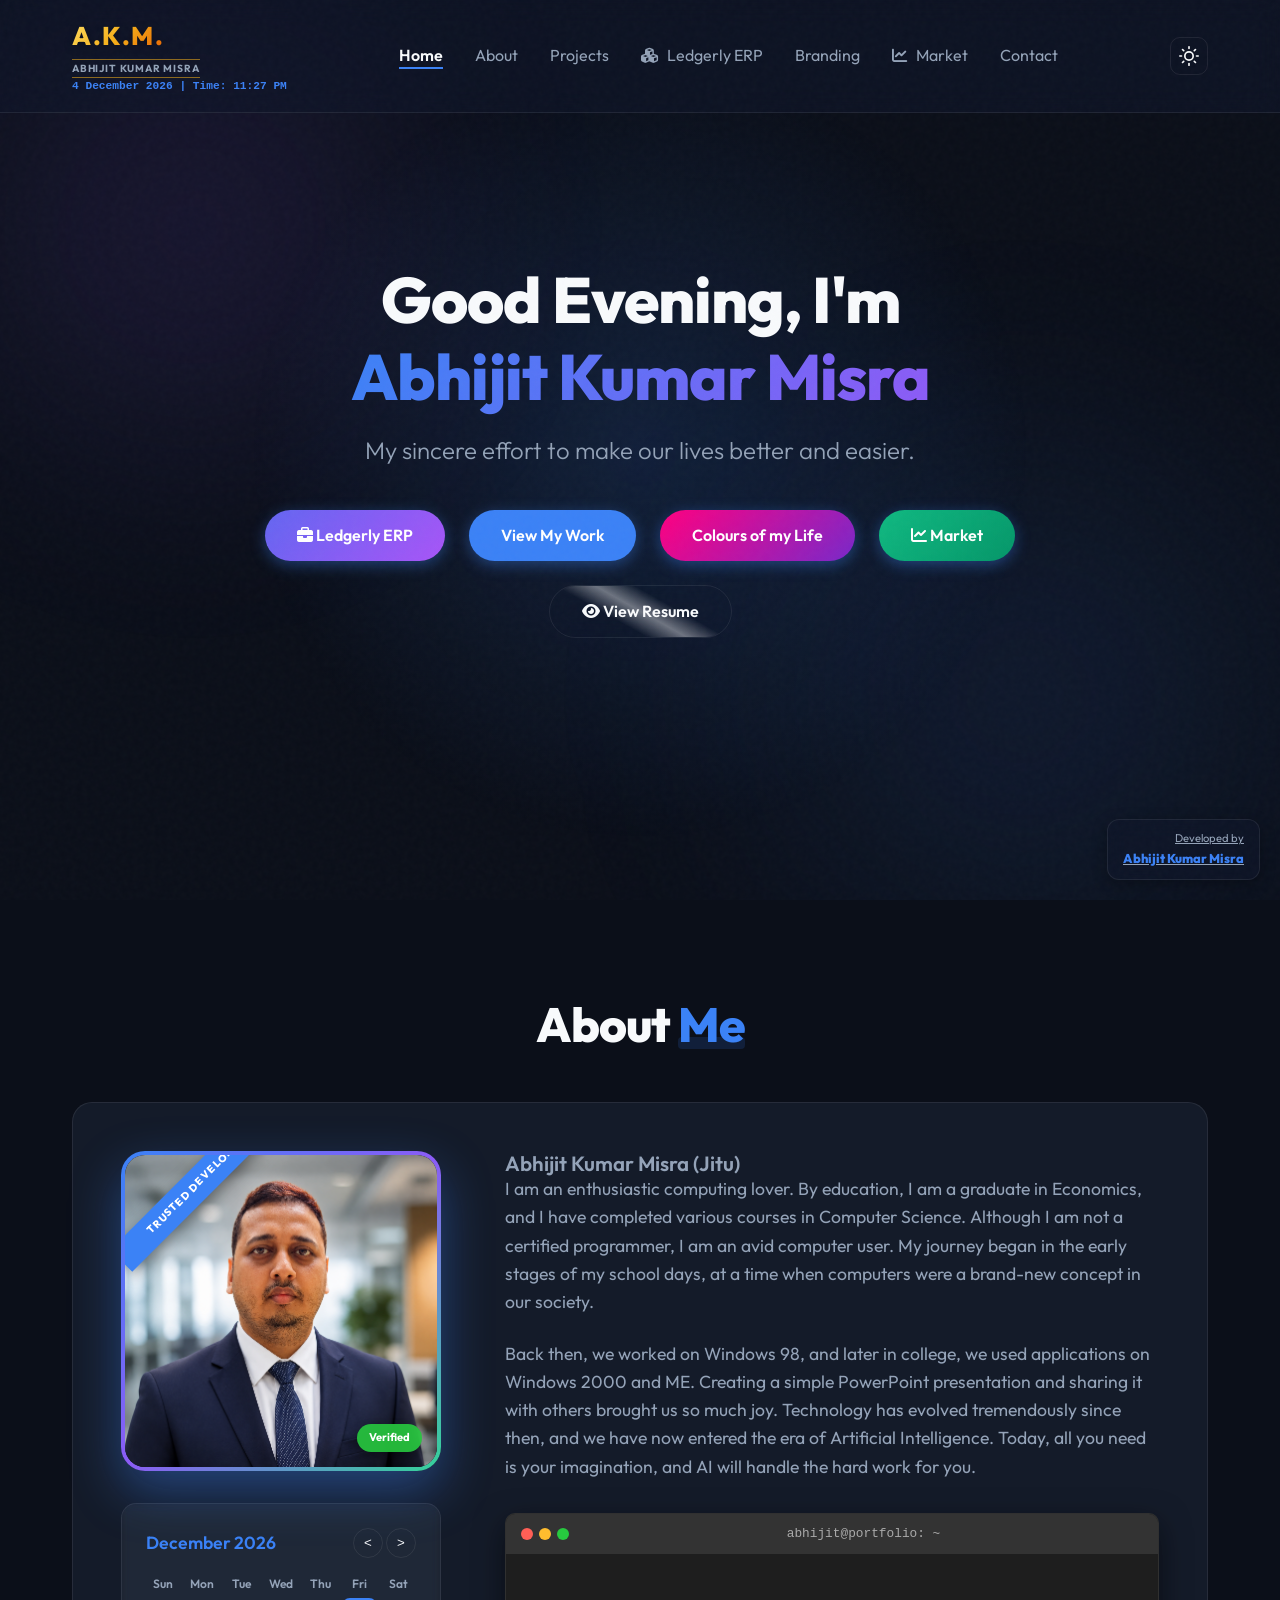
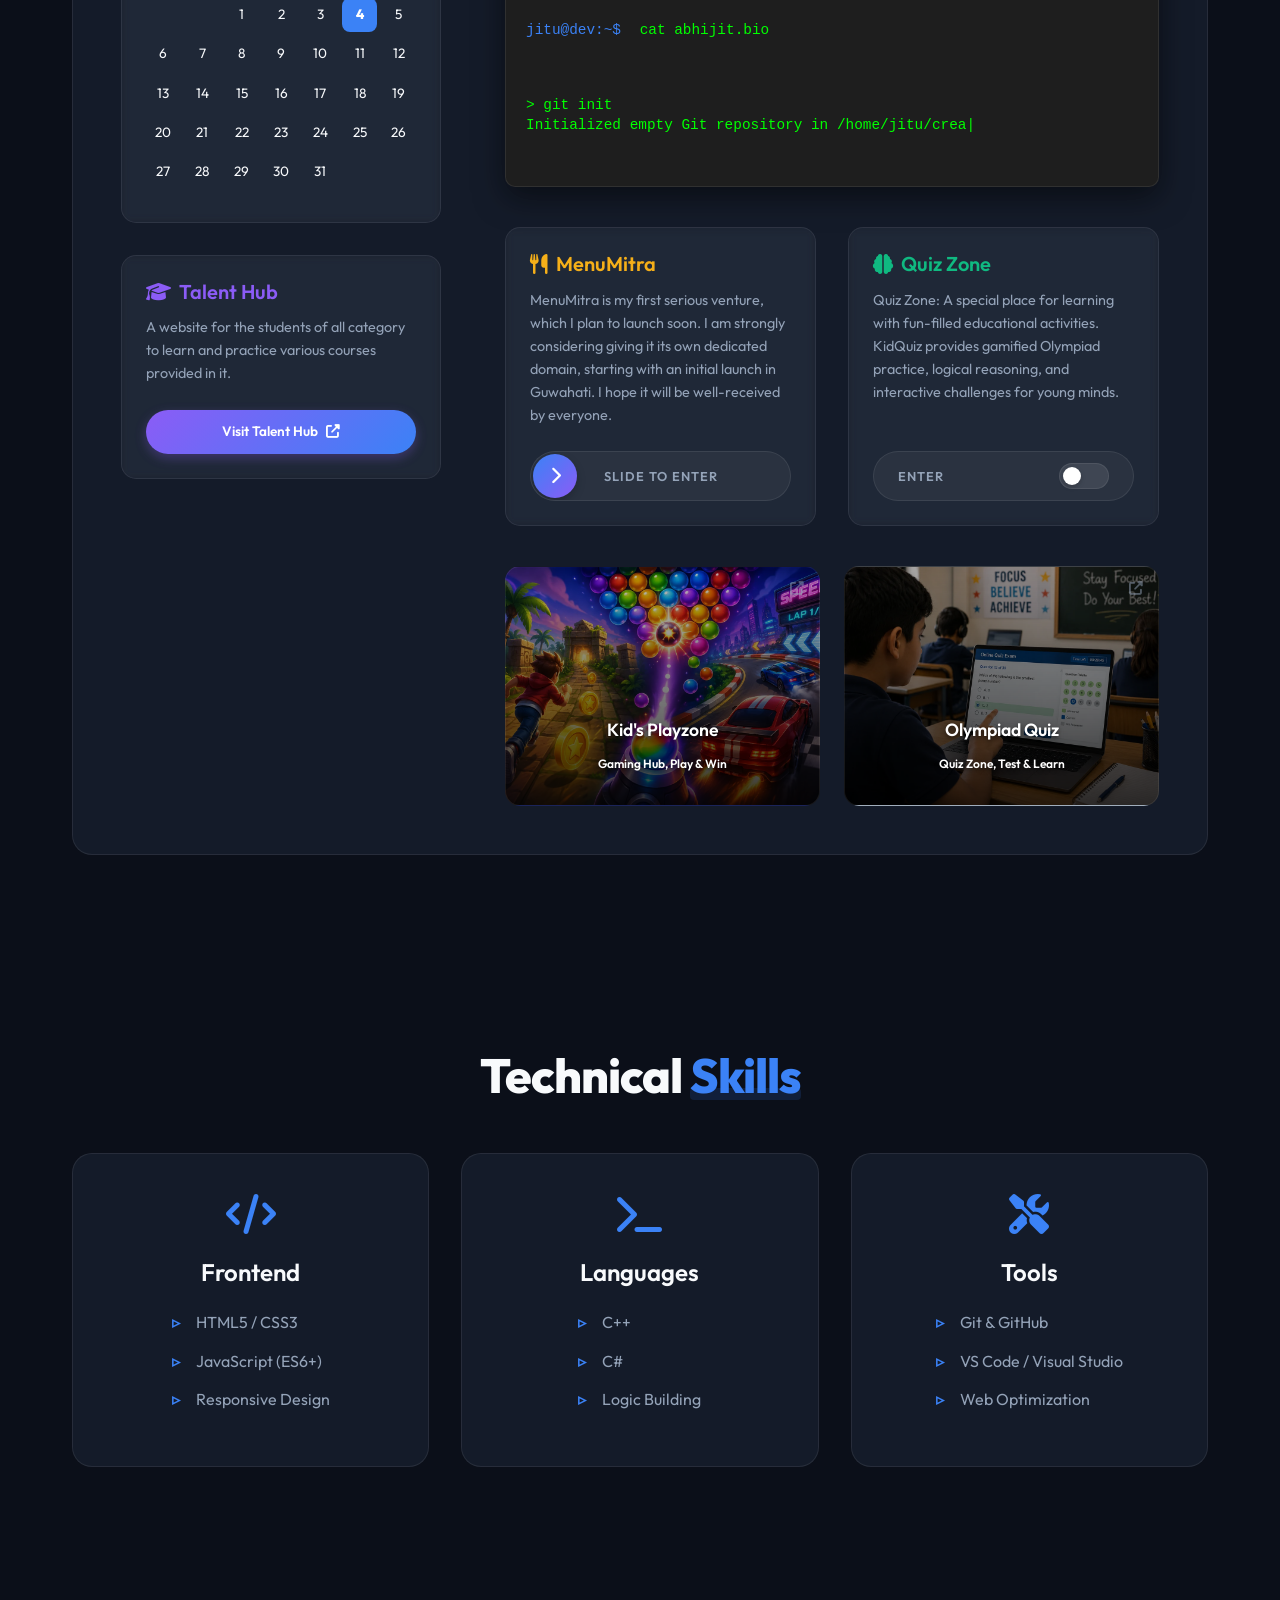
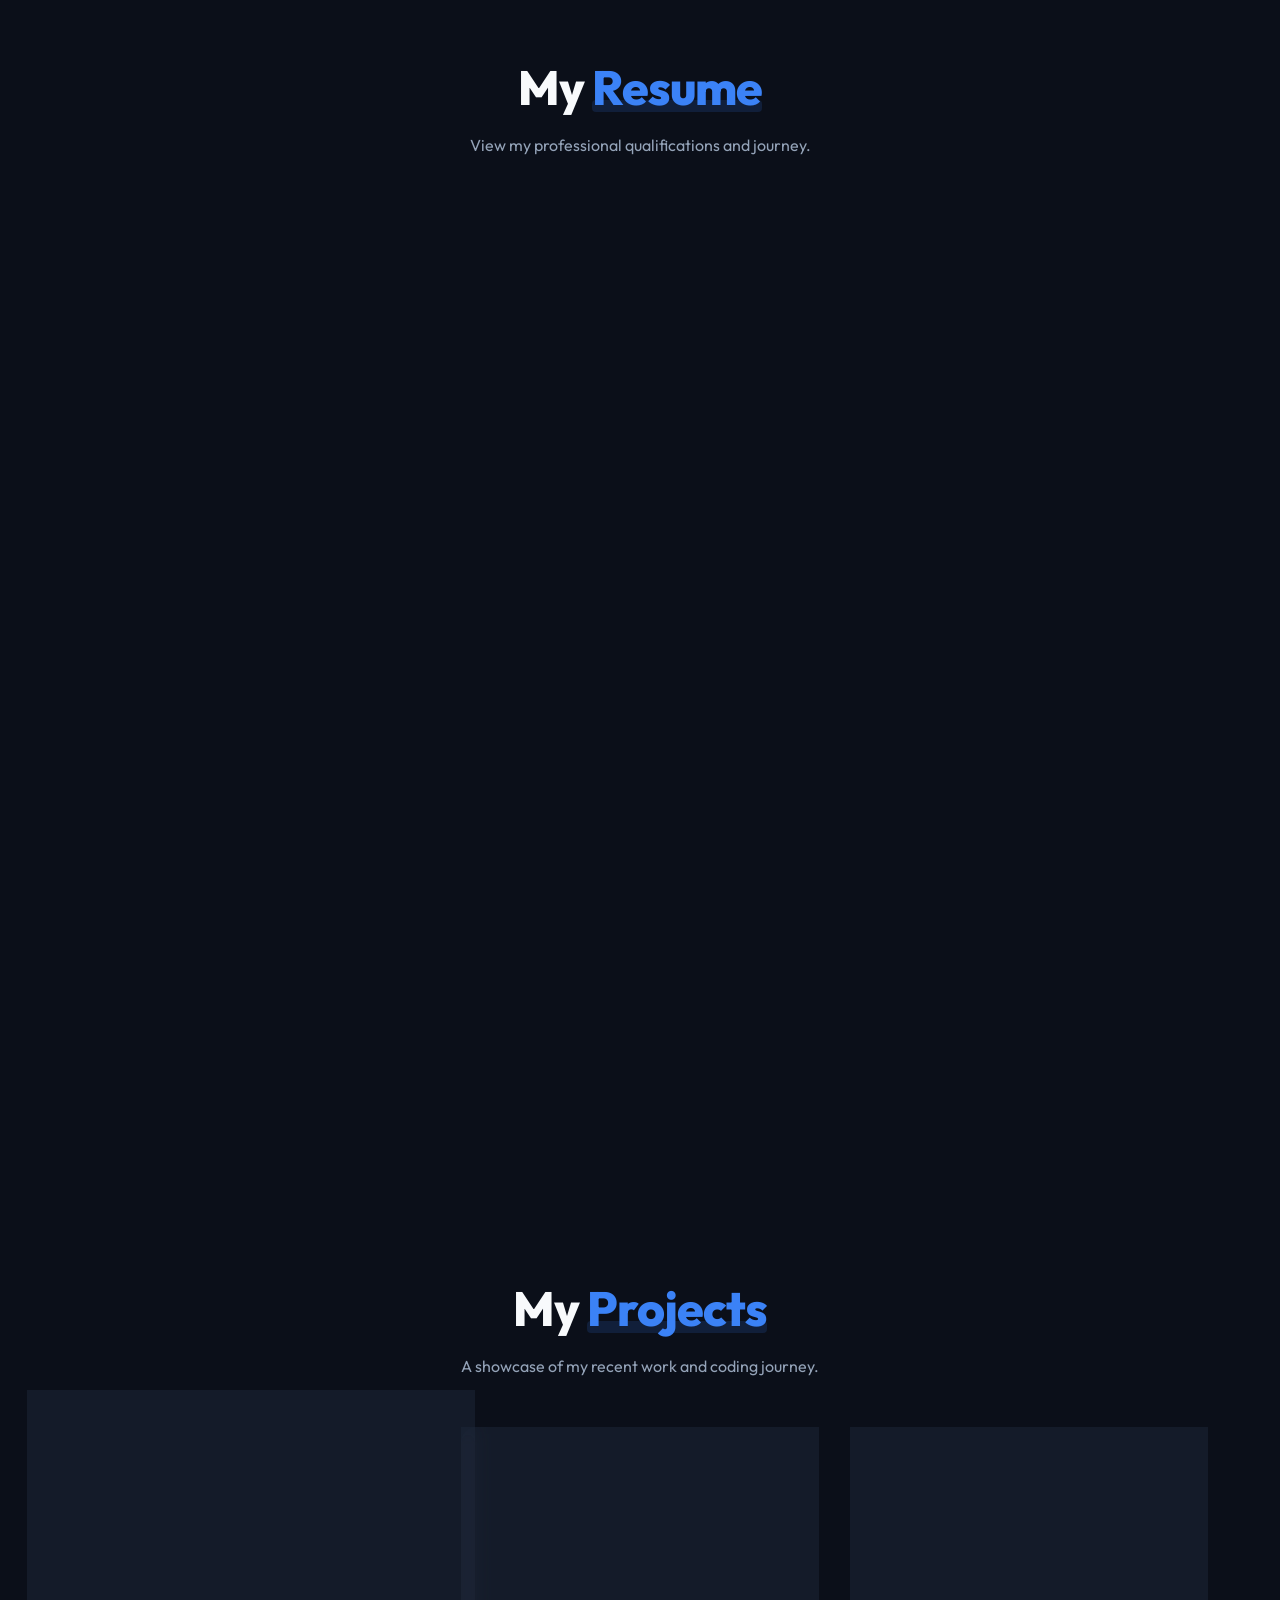
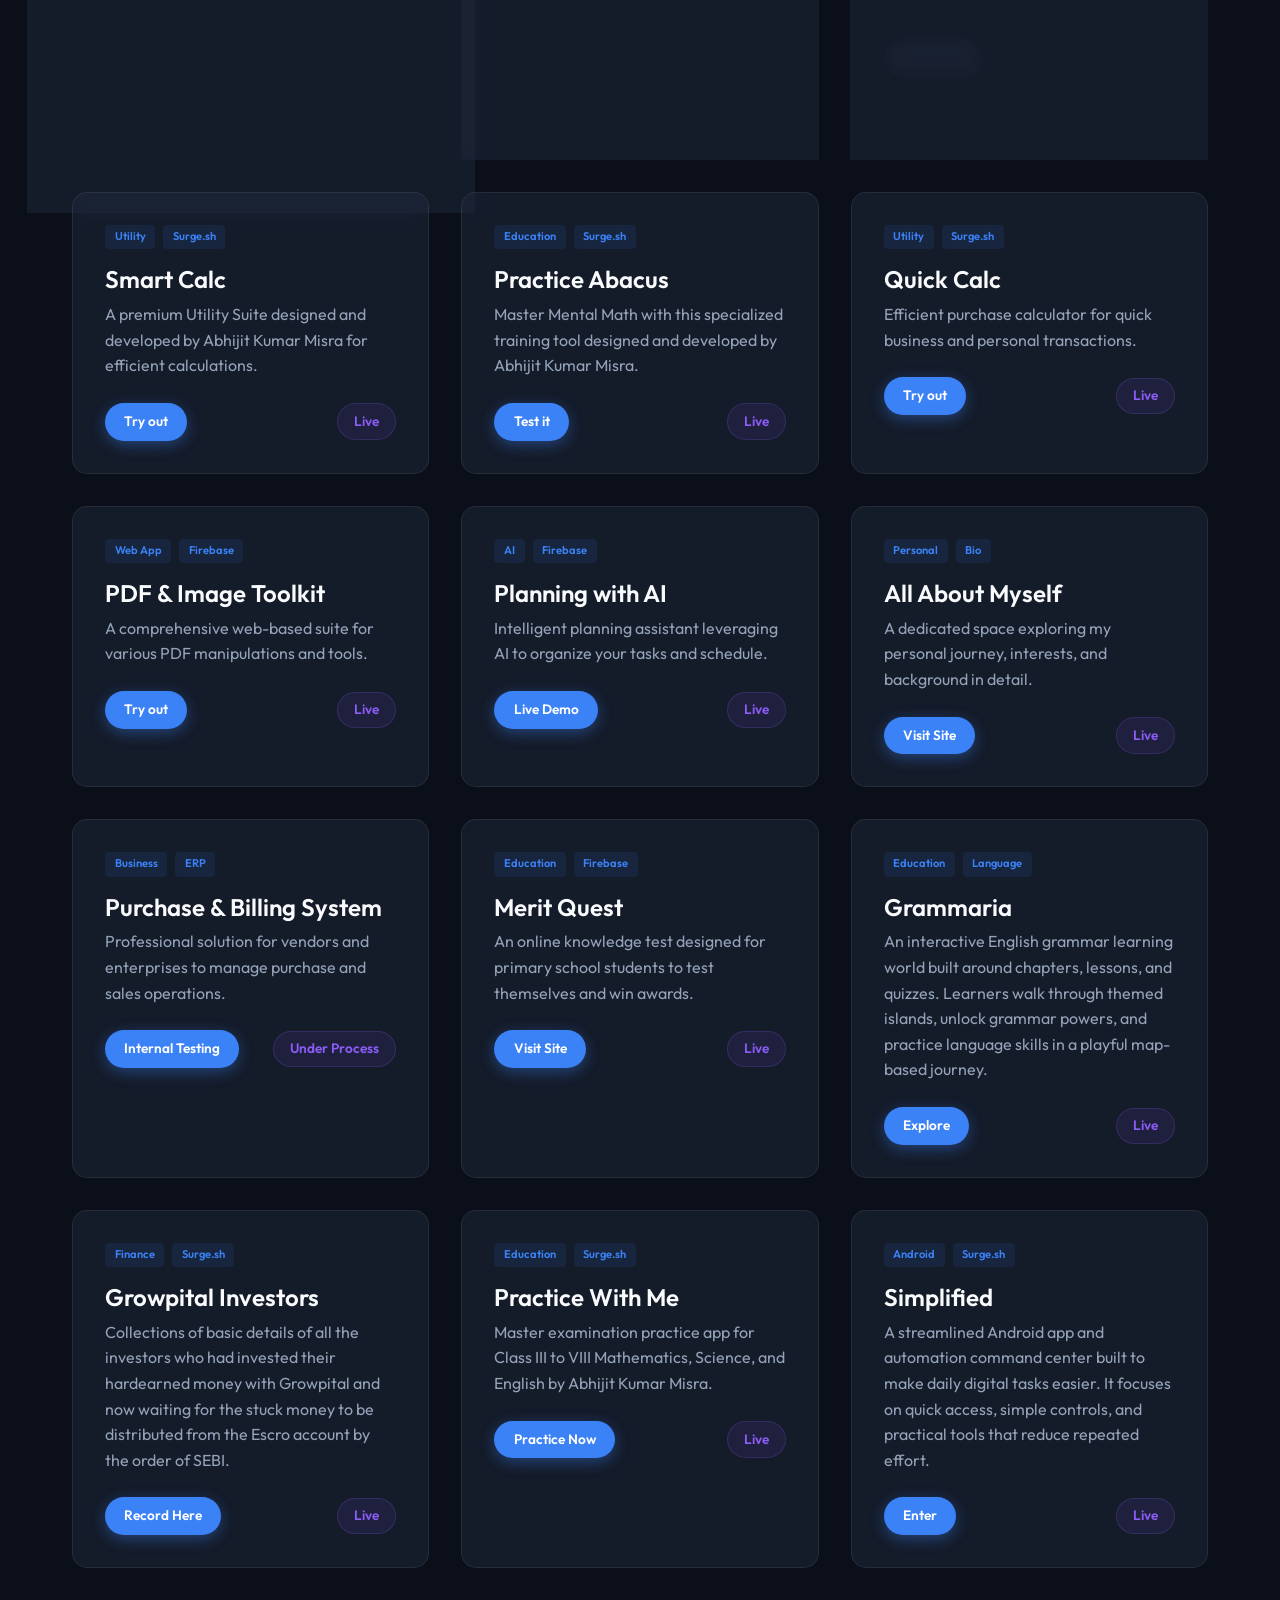
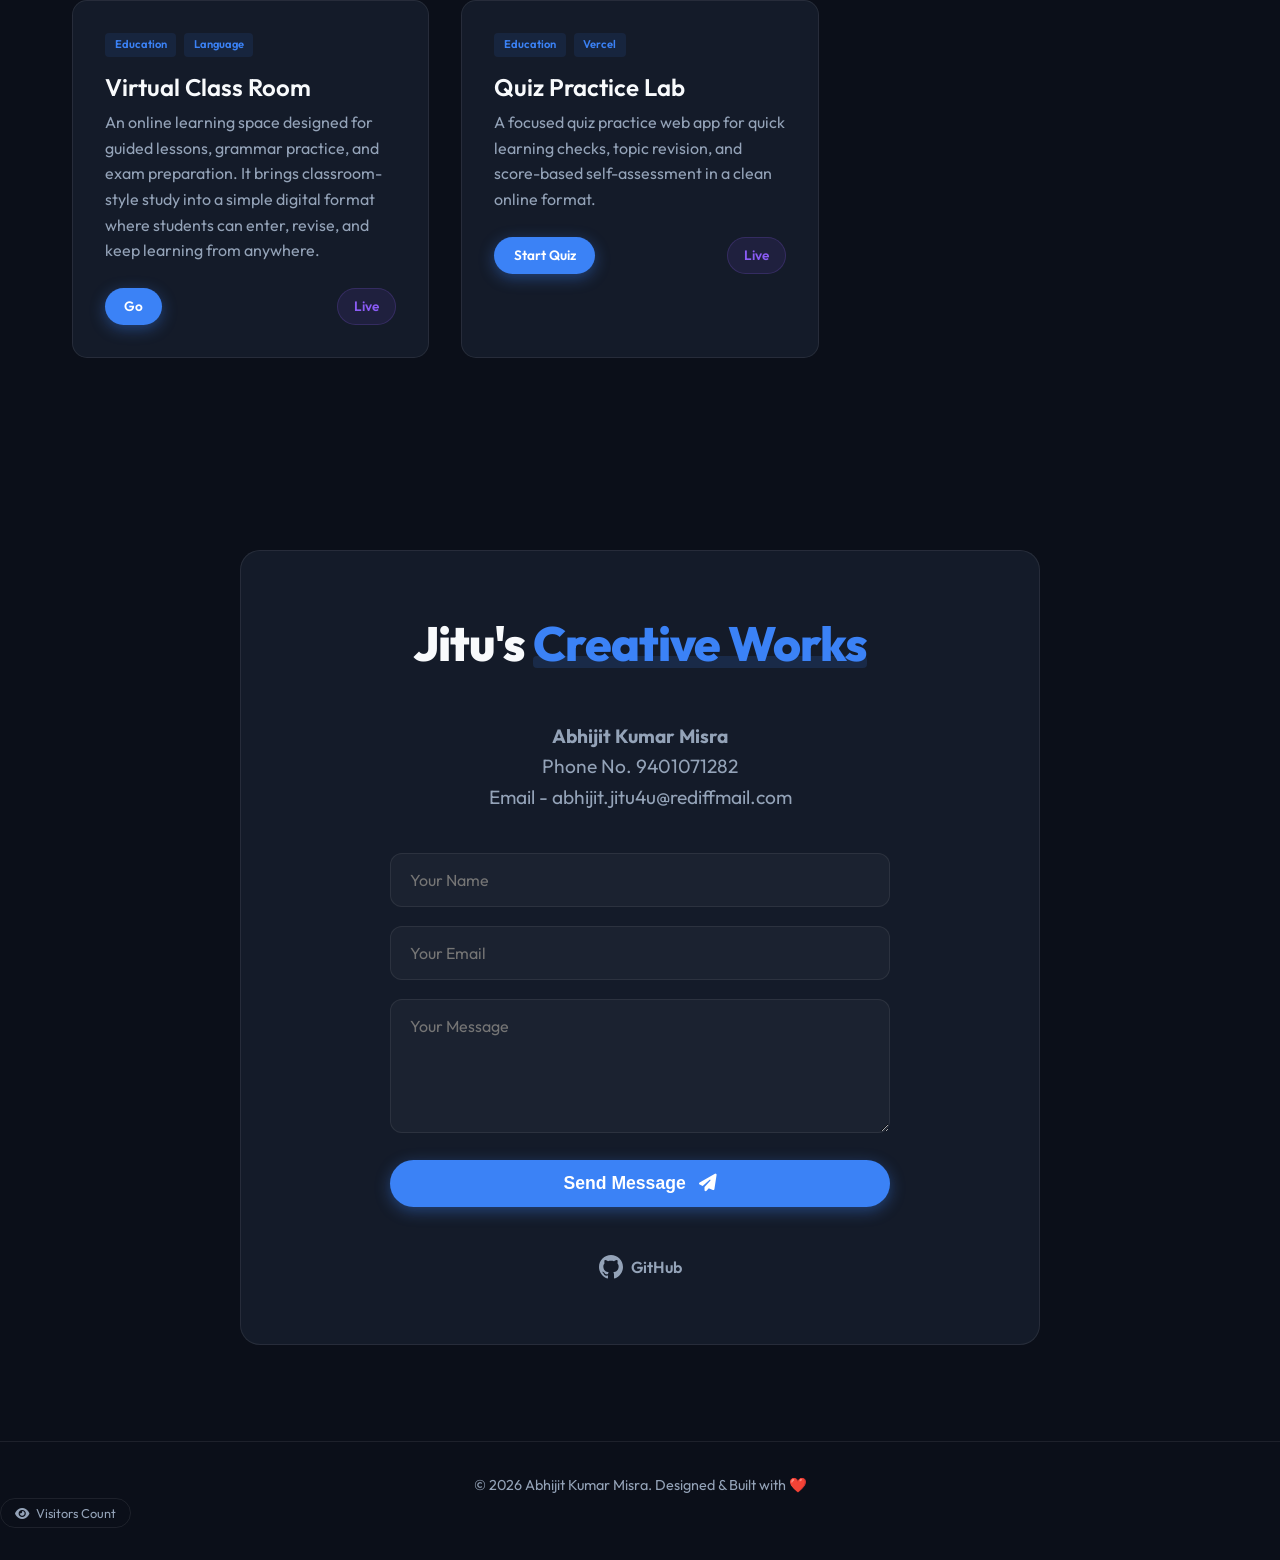
<file: index.html>
<!DOCTYPE html>
<html lang="en">
<head>
    <!-- Google tag (gtag.js) -->
    <script async src="https://www.googletagmanager.com/gtag/js?id=G-TT5DLM0T87"></script>
    <script>
      window.dataLayer = window.dataLayer || [];
      function gtag(){dataLayer.push(arguments);}
      gtag('js', new Date());

      gtag('config', 'G-TT5DLM0T87');
    </script>
    <meta charset="UTF-8">
    <meta name="viewport" content="width=device-width, initial-scale=1.0">
    <meta name="description" content="Official Portfolio of Abhijit Kumar Misra (Jitu) - Economics Graduate & Computing Enthusiast. Explore my projects, skills, and creative works.">
    <meta name="keywords" content="Abhijit Kumar Misra, Jitu, Portfolio, Web Developer, Economics, Computing Enthusiast, Jitu's Creative Works">
    <meta name="author" content="Abhijit Kumar Misra">

    <!-- Open Graph / Facebook -->
    <meta property="og:type" content="website">
    <meta property="og:url" content="https://jitu85.github.io/Abhijit-Misra/">
    <meta property="og:title" content="Abhijit Kumar Misra | Jitu's Creative Works">
    <meta property="og:description" content="High-end personal portfolio featuring modern design, interactive elements, and professional branding.">
    <meta property="og:image" content="https://jitu85.github.io/Abhijit-Misra/assets/profile.png">

    <!-- Twitter -->
    <meta property="twitter:card" content="summary_large_image">
    <meta property="twitter:url" content="https://jitu85.github.io/Abhijit-Misra/">
    <meta property="twitter:title" content="Abhijit Kumar Misra | Jitu's Creative Works">
    <meta property="twitter:description" content="High-end personal portfolio featuring modern design, interactive elements, and professional branding.">
    <meta property="twitter:image" content="https://jitu85.github.io/Abhijit-Misra/assets/profile.png">

    <title>Abhijit Kumar Misra - Portfolio</title>
    <link rel="icon" type="image/png" href="assets/profile.png">
    <script>document.documentElement.classList.add('js-enabled');</script>
    <!-- Google Fonts -->
    <link rel="preconnect" href="https://fonts.googleapis.com">
    <link rel="preconnect" href="https://fonts.gstatic.com" crossorigin>
    <link href="https://fonts.googleapis.com/css2?family=Outfit:wght@300;400;600;800&display=swap" rel="stylesheet">
    <!-- Font Awesome -->
    <link rel="stylesheet" href="https://cdnjs.cloudflare.com/ajax/libs/font-awesome/6.4.0/css/all.min.css">
    <!-- Custom CSS -->
    <link rel="stylesheet" href="styles.css?v=20260729_projects">
</head>
<body>
    <!-- Mouse Spotlight -->
    <div class="spotlight" id="spotlight"></div>

    <!-- Scroll Progress Bar -->
    <div class="scroll-progress-container">
        <div class="scroll-progress-bar" id="scroll-bar"></div>
    </div>
    <!-- Navbar -->
    <nav class="navbar" id="navbar">
        <div class="nav-container">
            <div class="logo-group">
                <a href="#home" class="logo">A.K.M.</a>
                <span class="logo-fullname">Abhijit Kumar Misra</span>
                <div id="nav-time" class="nav-time">00:00:00</div>
            </div>
            <ul class="nav-links" id="nav-links">
                <li><a href="#home">Home</a></li>
                <li><a href="#about">About</a></li>
                <li><a href="#projects">Projects</a></li>
                <li><a href="https://ledgerly-erp.vercel.app" target="_blank" rel="noopener noreferrer"><i class="fas fa-cubes"></i> Ledgerly ERP</a></li>
                <li><a href="branding.html">Branding</a></li>
                <li><a href="https://jitu85.github.io/market/" target="_blank" rel="noopener noreferrer"><i class="fas fa-chart-line"></i> Market</a></li>
                <li><a href="#contact">Contact</a></li>
            </ul>
            <div class="nav-actions">
                <button id="theme-toggle" class="theme-toggle" aria-label="Toggle dark/light mode">
                    <svg class="sun-icon" xmlns="http://www.w3.org/2000/svg" width="20" height="20" viewBox="0 0 24 24" fill="none" stroke="currentColor" stroke-width="2" stroke-linecap="round" stroke-linejoin="round"><circle cx="12" cy="12" r="5"></circle><line x1="12" y1="1" x2="12" y2="3"></line><line x1="12" y1="21" x2="12" y2="23"></line><line x1="4.22" y1="4.22" x2="5.64" y2="5.64"></line><line x1="18.36" y1="18.36" x2="19.78" y2="19.78"></line><line x1="1" y1="12" x2="3" y2="12"></line><line x1="21" y1="12" x2="23" y2="12"></line><line x1="4.22" y1="19.78" x2="5.64" y2="18.36"></line><line x1="18.36" y1="5.64" x2="19.78" y2="4.22"></line></svg>
                    <svg class="moon-icon" xmlns="http://www.w3.org/2000/svg" width="20" height="20" viewBox="0 0 24 24" fill="none" stroke="currentColor" stroke-width="2" stroke-linecap="round" stroke-linejoin="round" style="display: none;"><path d="M21 12.79A9 9 0 1 1 11.21 3 7 7 0 0 0 21 12.79z"></path></svg>
                </button>
                <button class="menu-toggle" id="menu-toggle" aria-label="Open menu">
                    <span></span>
                    <span></span>
                    <span></span>
                </button>
            </div>
        </div>
    </nav>

    <!-- Hero Section -->
    <header id="home" class="hero">
        <div class="hero-content">
            <h1><span id="greeting">Hi</span>, I'm <span class="highlight">Abhijit Kumar Misra</span></h1>
            <p class="tagline">My sincere effort to make our lives better and easier.</p>
            <div class="cta-buttons">
                <a href="https://ledgerly-erp.vercel.app" target="_blank" rel="noopener noreferrer" class="btn primary-btn" style="background: linear-gradient(135deg, #6366f1, #a855f7); border: none;"><i class="fas fa-briefcase"></i> Ledgerly ERP</a>
                <a href="#projects" class="btn primary-btn">View My Work</a>
                <a href="https://jitu85.github.io/Personal/" target="_blank" rel="noopener noreferrer" class="btn primary-btn personal-btn">Colours of my Life</a>
                <a href="https://jitu85.github.io/market/" target="_blank" rel="noopener noreferrer" class="btn primary-btn market-btn">
                    <i class="fas fa-chart-line"></i> Market
                </a>
                <a href="#resume-section" class="btn secondary-btn resume-btn">
                    <i class="fas fa-eye"></i> View Resume
                </a>
            </div>
        </div>
        <div class="hero-background">
            <div class="glow glow-1"></div>
            <div class="glow glow-2"></div>
        </div>
    </header>
    
    <!-- About Section -->
    <main>
        <section id="about" class="section about-section">
            <div class="container fade-in">
                <h2 class="section-title">About <span>Me</span></h2>
                <div class="about-content">
                    <div class="about-left">
                        <div class="about-image">
                            <img src="assets/profile.png" alt="Abhijit Kumar Misra">
                        </div>
                        <!-- Calendar Widget -->
                        <div class="calendar-wrapper">
                            <div class="calendar-header">
                                <h3 id="month-name">Month</h3>
                                <div class="calendar-nav">
                                    <button id="prev-month">&lt;</button>
                                    <button id="next-month">&gt;</button>
                                </div>
                            </div>
                            <div class="calendar-grid">
                                <div class="day-label">Sun</div>
                                <div class="day-label">Mon</div>
                                <div class="day-label">Tue</div>
                                <div class="day-label">Wed</div>
                                <div class="day-label">Thu</div>
                                <div class="day-label">Fri</div>
                                <div class="day-label">Sat</div>
                            </div>
                            <div id="calendar-days" class="calendar-grid days"></div>
                        </div>

                        <!-- Talent Hub Box -->
                        <div class="talent-hub-box">
                            <h3><i class="fas fa-graduation-cap"></i> Talent Hub</h3>
                            <p>A website for the students of all category to learn and practice various courses provided in it.</p>
                            <a href="https://app.talent-hub.workers.dev" target="_blank" rel="noopener noreferrer" class="talent-hub-link-btn">
                                <span>Visit Talent Hub</span> <i class="fas fa-external-link-alt"></i>
                            </a>
                        </div>
                    </div>
                    
                    <div class="about-text">
                        <h3>Abhijit Kumar Misra (Jitu)</h3>
                        <p>I am an enthusiastic computing lover. By education, I am a graduate in Economics, and I have completed various courses in Computer Science. Although I am not a certified programmer, I am an avid computer user. My journey began in the early stages of my school days, at a time when computers were a brand-new concept in our society.</p>
                        <p>Back then, we worked on Windows 98, and later in college, we used applications on Windows 2000 and ME. Creating a simple PowerPoint presentation and sharing it with others brought us so much joy. Technology has evolved tremendously since then, and we have now entered the era of Artificial Intelligence. Today, all you need is your imagination, and AI will handle the hard work for you.</p>

                        <!-- Developer Terminal -->
                        <div class="terminal-container">
                            <div class="terminal-header">
                                <div class="terminal-dots">
                                    <span class="dot red"></span>
                                    <span class="dot yellow"></span>
                                    <span class="dot green"></span>
                                </div>
                                <div class="terminal-title">abhijit@portfolio: ~</div>
                            </div>
                            <div class="terminal-body">
                                <div class="terminal-line"><span class="prompt">jitu@dev:~$</span> cat abhijit.bio</div>
                                <div class="terminal-line typing-content" id="terminal-text"></div>
                            </div>
                        </div>

                        <!-- Widgets Side-by-Side Container -->
                        <div class="about-widgets-container">
                            <!-- MenuMitra Box -->
                            <div class="menu-mitra-box">
                                <h3><i class="fas fa-utensils"></i> MenuMitra</h3>
                                <p>MenuMitra is my first serious venture, which I plan to launch soon. I am strongly considering giving it its own dedicated domain, starting with an initial launch in Guwahati. I hope it will be well-received by everyone.</p>
                                <div class="slide-to-enter-container">
                                    <div class="slide-track">
                                        <div class="slide-handle" id="slide-handle">
                                            <i class="fas fa-chevron-right"></i>
                                        </div>
                                        <span class="slide-text">Slide to enter</span>
                                    </div>
                                </div>
                            </div>

                            <!-- Quiz Zone Box -->
                            <div class="quiz-zone-box">
                                <h3><i class="fas fa-brain"></i> Quiz Zone</h3>
                                <p>Quiz Zone: A special place for learning with fun-filled educational activities. KidQuiz provides gamified Olympiad practice, logical reasoning, and interactive challenges for young minds.</p>
                                <div class="switch-container">
                                    <span class="switch-label">Enter</span>
                                    <label class="toggle-switch">
                                        <input type="checkbox" id="quiz-enter-switch" aria-label="Enter Quiz Zone">
                                        <span class="toggle-slider"></span>
                                    </label>
                                </div>
                            </div>
                        </div>

                        <div class="about-stats">
                            <a href="https://jitu85.github.io/" target="_blank" rel="noopener noreferrer" class="stat-card interactive-card">
                                <i class="fas fa-external-link-alt card-link-icon"></i>
                                <h3>Kid's Playzone</h3>
                                <p>Gaming Hub, Play &amp; Win</p>
                            </a>
                            <a href="https://jitu85.github.io/kimi-quiz/" target="_blank" rel="noopener noreferrer" class="stat-card quiz-card" aria-label="Open Quiz">
                                <i class="fas fa-external-link-alt card-link-icon"></i>
                                <h3>Olympiad Quiz</h3>
                                <p>Quiz Zone, Test &amp; Learn</p>
                            </a>
                        </div>
                    </div>
                </div>
            </div>
        </section>

        <!-- Skills Section -->
        <section id="skills" class="section skills-section">
            <div class="container fade-in">
                <h2 class="section-title">Technical <span>Skills</span></h2>
                <div class="skills-grid">
                    <div class="skill-category">
                        <i class="fas fa-code"></i>
                        <h3>Frontend</h3>
                        <ul>
                            <li>HTML5 / CSS3</li>
                            <li>JavaScript (ES6+)</li>
                            <li>Responsive Design</li>
                        </ul>
                    </div>
                    <div class="skill-category">
                        <i class="fas fa-terminal"></i>
                        <h3>Languages</h3>
                        <ul>
                            <li>C++</li>
                            <li>C#</li>
                            <li>Logic Building</li>
                        </ul>
                    </div>
                    <div class="skill-category">
                        <i class="fas fa-tools"></i>
                        <h3>Tools</h3>
                        <ul>
                            <li>Git & GitHub</li>
                            <li>VS Code / Visual Studio</li>
                            <li>Web Optimization</li>
                        </ul>
                    </div>
                </div>
            </div>
        </section>

        <!-- Resume Section -->
        <section id="resume-section" class="section resume-section">
            <div class="container fade-in">
                <h2 class="section-title">My <span>Resume</span></h2>
                <p class="section-subtitle">View my professional qualifications and journey.</p>

                <div class="resume-viewer-container">
                    <div class="resume-toolbar">
                        <div class="dots">
                            <span class="dot"></span>
                            <span class="dot"></span>
                            <span class="dot"></span>
                        </div>
                        <div class="resume-title">Abhijit_Kumar_Misra_Resume.pdf</div>
                        <div class="view-only-tag"><i class="fas fa-lock"></i> View Only</div>
                    </div>
                    <div class="resume-frame-wrapper">
                        <!-- Removed restrictive parameters to allow scrolling -->
                        <iframe data-src="resume.pdf" class="resume-iframe" id="resume-iframe"></iframe>
                        <!-- Fallback for mobile -->
                        <div class="resume-mobile-fallback">
                            <div class="fallback-icon"><i class="fas fa-file-pdf"></i></div>
                            <p>For the best experience on mobile, please open the resume directly.</p>
                            <a href="resume.pdf" target="_blank" rel="noopener noreferrer" class="btn primary-btn">
                                <i class="fas fa-external-link-alt"></i> Open Resume PDF
                            </a>
                        </div>
                    </div>
                </div>
            </div>
        </section>

        <!-- Projects Section -->
        <section id="projects" class="section projects-section">
            <div class="container fade-in">
                <h2 class="section-title">My <span>Projects</span></h2>
                <p class="section-subtitle">A showcase of my recent work and coding journey.</p>
                
                <div class="projects-grid">
                    <!-- Project: Ledgerly ERP -->
                    <div class="project-card featured-project" style="border: 1px solid rgba(99, 102, 241, 0.4); box-shadow: 0 8px 30px rgba(99, 102, 241, 0.15);">
                        <div class="project-content">
                            <div class="project-tags">
                                <span class="tag" style="background: rgba(99, 102, 241, 0.2); color: #818cf8;">Enterprise ERP</span>
                                <span class="tag" style="background: rgba(168, 85, 247, 0.2); color: #c084fc;">Neon Cloud</span>
                                <span class="tag" style="background: rgba(16, 185, 129, 0.2); color: #34d399;">Next.js</span>
                            </div>
                            <h3>Ledgerly ERP Platform</h3>
                            <p>Production multi-tenant enterprise resource planning system with strict tenant isolation, immutable inventory ledger, and Neon PostgreSQL cloud backend.</p>
                            <div class="project-links">
                                <a href="https://ledgerly-erp.vercel.app" target="_blank" rel="noopener noreferrer" class="btn primary-btn small-btn" style="background: linear-gradient(135deg, #6366f1, #a855f7); border: none;">
                                    <i class="fas fa-external-link-alt"></i> Visit Live App
                                </a>
                                <span class="project-status" style="color: #34d399;">● Live</span>
                            </div>
                        </div>
                    </div>
                    <!-- Project 1 -->
                    <div class="project-card">
                        <div class="project-content">
                            <div class="project-tags">
                                <span class="tag">Blog</span>
                                <span class="tag">Literature</span>
                            </div>
                            <h3>My Mom's Literary Contribution</h3>
                            <p>Click to visit Sabita Misra's own personal blog.</p>
                            <div class="project-links">
                                <a href="https://sabitamisra.wordpress.com/" target="_blank" rel="noopener noreferrer" class="btn primary-btn small-btn">Click to Visit</a>
                                <span class="project-status">Creative</span>
                            </div>
                        </div>
                    </div>
                    <!-- Project 2 -->
                    <div class="project-card">
                        <div class="project-content">
                            <div class="project-tags">
                                <span class="tag">Branding</span>
                                <span class="tag">UI/UX</span>
                            </div>
                            <h3>Digital Brand Card</h3>
                            <p>A sleek, mobile-optimized landing page for quick access to social profiles and professional branding.</p>
                            <div class="project-links">
                                <a href="branding.html" class="btn secondary-btn small-btn">Checkout</a>
                            </div>
                        </div>
                    </div>
                    <!-- Project 3 -->
                    <div class="project-card">
                        <div class="project-content">
                            <div class="project-tags">
                                <span class="tag">Utility</span>
                                <span class="tag">Surge.sh</span>
                            </div>
                            <h3>Smart Calc</h3>
                            <p>A premium Utility Suite designed and developed by Abhijit Kumar Misra for efficient calculations.</p>
                            <div class="project-links">
                                <a href="https://smart-calc-pro.surge.sh/" target="_blank" rel="noopener noreferrer" class="btn primary-btn small-btn">Try out</a>
                                <span class="project-status">Live</span>
                            </div>
                        </div>
                    </div>
                    <!-- Project 4 -->
                    <div class="project-card">
                        <div class="project-content">
                            <div class="project-tags">
                                <span class="tag">Education</span>
                                <span class="tag">Surge.sh</span>
                            </div>
                            <h3>Practice Abacus</h3>
                            <p>Master Mental Math with this specialized training tool designed and developed by Abhijit Kumar Misra.</p>
                            <div class="project-links">
                                <a href="https://practice-abacus.surge.sh/" target="_blank" rel="noopener noreferrer" class="btn primary-btn small-btn">Test it</a>
                                <span class="project-status">Live</span>
                            </div>
                        </div>
                    </div>
                    <!-- Project 5 -->
                    <div class="project-card">
                        <div class="project-content">
                            <div class="project-tags">
                                <span class="tag">Utility</span>
                                <span class="tag">Surge.sh</span>
                            </div>
                            <h3>Quick Calc</h3>
                            <p>Efficient purchase calculator for quick business and personal transactions.</p>
                            <div class="project-links">
                                <a href="https://purchase-calc.surge.sh/" target="_blank" rel="noopener noreferrer" class="btn primary-btn small-btn">Try out</a>
                                <span class="project-status">Live</span>
                            </div>
                        </div>
                    </div>
                    <!-- Project 6 -->
                    <div class="project-card">
                        <div class="project-content">
                            <div class="project-tags">
                                <span class="tag">Web App</span>
                                <span class="tag">Firebase</span>
                            </div>
                            <h3>PDF &amp; Image Toolkit</h3>
                            <p>A comprehensive web-based suite for various PDF manipulations and tools.</p>
                            <div class="project-links">
                                <a href="https://toolkit-pdf.web.app/" target="_blank" rel="noopener noreferrer" class="btn primary-btn small-btn">Try out</a>
                                <span class="project-status">Live</span>
                            </div>
                        </div>
                    </div>
                    <!-- Project 7 -->
                    <div class="project-card">
                        <div class="project-content">
                            <div class="project-tags">
                                <span class="tag">AI</span>
                                <span class="tag">Firebase</span>
                            </div>
                            <h3>Planning with AI</h3>
                            <p>Intelligent planning assistant leveraging AI to organize your tasks and schedule.</p>
                            <div class="project-links">
                                <a href="https://planning-with-ai-8695e.web.app" target="_blank" rel="noopener noreferrer" class="btn primary-btn small-btn">Live Demo</a>
                                <span class="project-status">Live</span>
                            </div>
                        </div>
                    </div>
                    <!-- Project 8 -->
                    <div class="project-card">
                        <div class="project-content">
                            <div class="project-tags">
                                <span class="tag">Personal</span>
                                <span class="tag">Bio</span>
                            </div>
                            <h3>All About Myself</h3>
                            <p>A dedicated space exploring my personal journey, interests, and background in detail.</p>
                            <div class="project-links">
                                <a href="https://jitu-85.github.io/my" target="_blank" rel="noopener noreferrer" class="btn primary-btn small-btn">Visit Site</a>
                                <span class="project-status">Live</span>
                            </div>
                        </div>
                    </div>
                    <!-- Project 9 -->
                    <div class="project-card">
                        <div class="project-content">
                            <div class="project-tags">
                                <span class="tag">Business</span>
                                <span class="tag">ERP</span>
                            </div>
                            <h3>Purchase & Billing System</h3>
                            <p>Professional solution for vendors and enterprises to manage purchase and sales operations.</p>
                            <div class="project-links">
                                <a href="https://jitu.gt.tc" target="_blank" rel="noopener noreferrer" class="btn primary-btn small-btn">Internal Testing</a>
                                <span class="project-status">Under Process</span>
                            </div>
                        </div>
                    </div>
                    <!-- Project 10 -->
                    <div class="project-card">
                        <div class="project-content">
                            <div class="project-tags">
                                <span class="tag">Education</span>
                                <span class="tag">Firebase</span>
                            </div>
                            <h3>Merit Quest</h3>
                            <p>An online knowledge test designed for primary school students to test themselves and win awards.</p>
                            <div class="project-links">
                                <a href="https://toolki-t.web.app/" target="_blank" rel="noopener noreferrer" class="btn primary-btn small-btn">Visit Site</a>
                                <span class="project-status">Live</span>
                            </div>
                        </div>
                    </div>
                    <!-- Project 11 -->
                    <div class="project-card">
                        <div class="project-content">
                            <div class="project-tags">
                                <span class="tag">Education</span>
                                <span class="tag">Language</span>
                            </div>
                            <h3>Grammaria</h3>
                            <p>An interactive English grammar learning world built around chapters, lessons, and quizzes. Learners walk through themed islands, unlock grammar powers, and practice language skills in a playful map-based journey.</p>
                            <div class="project-links">
                                <a href="https://grammaria.web.app/" target="_blank" rel="noopener noreferrer" class="btn primary-btn small-btn">Explore</a>
                                <span class="project-status">Live</span>
                            </div>
                        </div>
                    </div>
                    <!-- Project 12 -->
                    <div class="project-card">
                        <div class="project-content">
                            <div class="project-tags">
                                <span class="tag">Finance</span>
                                <span class="tag">Surge.sh</span>
                            </div>
                            <h3>Growpital Investors</h3>
                            <p>Collections of basic details of all the investors who had invested their hardearned money with Growpital and now waiting for the stuck money to be distributed from the Escro account by the order of SEBI.</p>
                            <div class="project-links">
                                <a href="https://www.growpital.surge.sh" target="_blank" rel="noopener noreferrer" class="btn primary-btn small-btn">Record Here</a>
                                <span class="project-status">Live</span>
                            </div>
                        </div>
                    </div>
                    <!-- Project 13 -->
                    <div class="project-card">
                        <div class="project-content">
                            <div class="project-tags">
                                <span class="tag">Education</span>
                                <span class="tag">Surge.sh</span>
                            </div>
                            <h3>Practice With Me</h3>
                            <p>Master examination practice app for Class III to VIII Mathematics, Science, and English by Abhijit Kumar Misra.</p>
                            <div class="project-links">
                                <a href="https://practice-with-me.surge.sh" target="_blank" rel="noopener noreferrer" class="btn primary-btn small-btn">Practice Now</a>
                                <span class="project-status">Live</span>
                            </div>
                        </div>
                    </div>
                    <!-- Project 14 -->
                    <div class="project-card">
                        <div class="project-content">
                            <div class="project-tags">
                                <span class="tag">Android</span>
                                <span class="tag">Surge.sh</span>
                            </div>
                            <h3>Simplified</h3>
                            <p>A streamlined Android app and automation command center built to make daily digital tasks easier. It focuses on quick access, simple controls, and practical tools that reduce repeated effort.</p>
                            <div class="project-links">
                                <a href="https://simplifed-app.surge.sh" target="_blank" rel="noopener noreferrer" class="btn primary-btn small-btn">Enter</a>
                                <span class="project-status">Live</span>
                            </div>
                        </div>
                    </div>
                    <!-- Project 15 -->
                    <div class="project-card">
                        <div class="project-content">
                            <div class="project-tags">
                                <span class="tag">Education</span>
                                <span class="tag">Language</span>
                            </div>
                            <h3>Virtual Class Room</h3>
                            <p>An online learning space designed for guided lessons, grammar practice, and exam preparation. It brings classroom-style study into a simple digital format where students can enter, revise, and keep learning from anywhere.</p>
                            <div class="project-links">
                                <a href="https://jitu85.github.io/virtual" target="_blank" rel="noopener noreferrer" class="btn primary-btn small-btn">Go</a>
                                <span class="project-status">Live</span>
                            </div>
                        </div>
                    </div>
                    <!-- Project 16 -->
                    <div class="project-card">
                        <div class="project-content">
                            <div class="project-tags">
                                <span class="tag">Education</span>
                                <span class="tag">Vercel</span>
                            </div>
                            <h3>Quiz Practice Lab</h3>
                            <p>A focused quiz practice web app for quick learning checks, topic revision, and score-based self-assessment in a clean online format.</p>
                            <div class="project-links">
                                <a href="https://quiz-2jny-7dtckgrnf-jitu85s-projects.vercel.app/" target="_blank" rel="noopener noreferrer" class="btn primary-btn small-btn">Start Quiz</a>
                                <span class="project-status">Live</span>
                            </div>
                        </div>
                    </div>

                </div>
            </div>
        </section>

        <!-- Contact Section -->
        <section id="contact" class="section contact-section">
            <div class="container fade-in">
                <div class="contact-box">
                    <h2 class="section-title">Jitu's <span>Creative Works</span></h2>
                    <p><strong>Abhijit Kumar Misra</strong><br>
                    Phone No. 9401071282<br>
                    Email - abhijit.jitu4u@rediffmail.com</p>

                    <form class="contact-form" action="https://formspree.io/f/mlgzobap" method="POST">
                        <div class="form-group">
                            <input type="text" name="name" placeholder="Your Name" required>
                        </div>
                        <div class="form-group">
                            <input type="email" name="email" placeholder="Your Email" required>
                        </div>
                        <div class="form-group">
                            <textarea name="message" placeholder="Your Message" rows="5" required></textarea>
                        </div>
                        <button type="submit" class="btn primary-btn contact-submit">
                            <span>Send Message</span> <i class="fas fa-paper-plane"></i>
                        </button>
                    </form>

                    <div class="social-links">
                        <a href="https://github.com/Jitu-85" target="_blank" rel="noopener noreferrer" class="social-link" title="GitHub">
                            <!-- GitHub SVG Icon -->
                            <svg xmlns="http://www.w3.org/2000/svg" width="24" height="24" viewBox="0 0 24 24" fill="currentColor"><path d="M12 0c-6.626 0-12 5.373-12 12 0 5.302 3.438 9.8 8.207 11.387.599.111.793-.261.793-.577v-2.234c-3.338.726-4.033-1.416-4.033-1.416-.546-1.387-1.333-1.756-1.333-1.756-1.089-.745.083-.729.083-.729 1.205.084 1.839 1.237 1.839 1.237 1.07 1.834 2.807 1.304 3.492.997.107-.775.418-1.305.762-1.604-2.665-.305-5.467-1.334-5.467-5.931 0-1.311.469-2.381 1.236-3.221-.124-.303-.535-1.524.117-3.176 0 0 1.008-.322 3.301 1.23.957-.266 1.983-.399 3.003-.404 1.02.005 2.047.138 3.006.404 2.291-1.552 3.297-1.23 3.297-1.23.653 1.653.242 2.874.118 3.176.77.84 1.235 1.911 1.235 3.221 0 4.609-2.807 5.624-5.479 5.921.43.372.823 1.102.823 2.222v3.293c0 .319.192.694.801.576 4.765-1.589 8.199-6.086 8.199-11.386 0-6.627-5.373-12-12-12z"/></svg>
                            GitHub
                        </a>
                    </div>
                </div>
            </div>
        </section>
    </main>

    <!-- Footer -->
    <footer class="footer">
        <div class="container footer-container">
            <p class="footer-copyright">&copy; <span id="year"></span> Abhijit Kumar Misra. Designed & Built with ❤️</p>
        </div>
        <div class="footer-counter-wrapper">
            <button id="counter-btn" class="counter-btn" aria-label="View Visitor Count">
                <i class="fas fa-eye"></i> Visitors Count
            </button>
        </div>
    </footer>

    <!-- Visitor Counter Modal -->
    <div class="counter-modal" id="counter-modal">
        <div class="counter-modal-content">
            <button class="counter-modal-close" id="counter-modal-close" aria-label="Close Modal">&times;</button>
            <h3><i class="fas fa-chart-line"></i> Visitor Analytics</h3>
            
            <div id="counter-auth-section">
                <p>Please enter password to view stats:</p>
                <div class="password-input-group">
                    <input type="password" id="counter-password" placeholder="Enter Password">
                    <button id="counter-submit-btn">Unlock</button>
                </div>
                <p id="counter-error" class="counter-error-msg"></p>
            </div>

            <div id="counter-stats-section" style="display: none;">
                <!-- Main Indicator Card -->
                <div class="analytics-main-card">
                    <div class="main-card-icon">
                        <i class="fas fa-chart-bar"></i>
                    </div>
                    <div class="main-card-info">
                        <span class="stats-label">Total Site Visits</span>
                        <span class="stats-value-large" id="stats-visit-count">---</span>
                    </div>
                </div>

                <!-- Secondary Metrics Row -->
                <div class="analytics-row-grid">
                    <div class="stats-card-mini">
                        <span class="stats-label"><i class="fas fa-user-check icon-green"></i> Unique</span>
                        <span class="stats-value-mini" id="stats-unique-count">---</span>
                    </div>
                    <div class="stats-card-mini">
                        <span class="stats-label"><i class="fas fa-redo icon-purple"></i> Returning</span>
                        <span class="stats-value-mini" id="stats-returning-count">---</span>
                    </div>
                </div>

                <!-- Session & Specs Info Panels -->
                <div class="analytics-panels-grid">
                    <!-- Session Panel -->
                    <div class="analytics-panel">
                        <h4><i class="fas fa-clock icon-blue"></i> Session Info</h4>
                        <div class="panel-item">
                            <span class="panel-item-label">Page Views</span>
                            <span class="panel-item-val" id="session-page-views">1</span>
                        </div>
                        <div class="panel-item">
                            <span class="panel-item-label">Time on Site</span>
                            <span class="panel-item-val" id="session-time-spent">0m 0s</span>
                        </div>
                    </div>

                    <!-- Specs Panel -->
                    <div class="analytics-panel">
                        <h4><i class="fas fa-laptop-code icon-orange"></i> Your Specs</h4>
                        <div class="panel-item">
                            <span class="panel-item-label">OS</span>
                            <span class="panel-item-val" id="spec-os">---</span>
                        </div>
                        <div class="panel-item">
                            <span class="panel-item-label">Browser</span>
                            <span class="panel-item-val" id="spec-browser">---</span>
                        </div>
                        <div class="spec-screen-item">
                            <span class="panel-item-label">Screen</span>
                            <span class="panel-item-val" id="spec-resolution">---</span>
                        </div>
                    </div>
                </div>

                <button id="counter-lock-btn" class="counter-lock-btn">
                    <i class="fas fa-lock"></i> Lock Stats
                </button>
                <p class="stats-footer">Tracking active since June 2026</p>
            </div>
        </div>
    </div>

    <!-- Branding Badge -->
    <a href="branding.html" class="branding-badge">
        Developed by <br> <span>Abhijit Kumar Misra</span>
    </a>

    <!-- Back to Top Button -->
    <a href="#home" class="back-to-top" id="back-to-top" aria-label="Back to top">
        <i class="fas fa-chevron-up"></i>
    </a>

    <!-- Scripts -->
    <script src="script.js?v=20260830_public"></script>
</body>
</html>
</file>
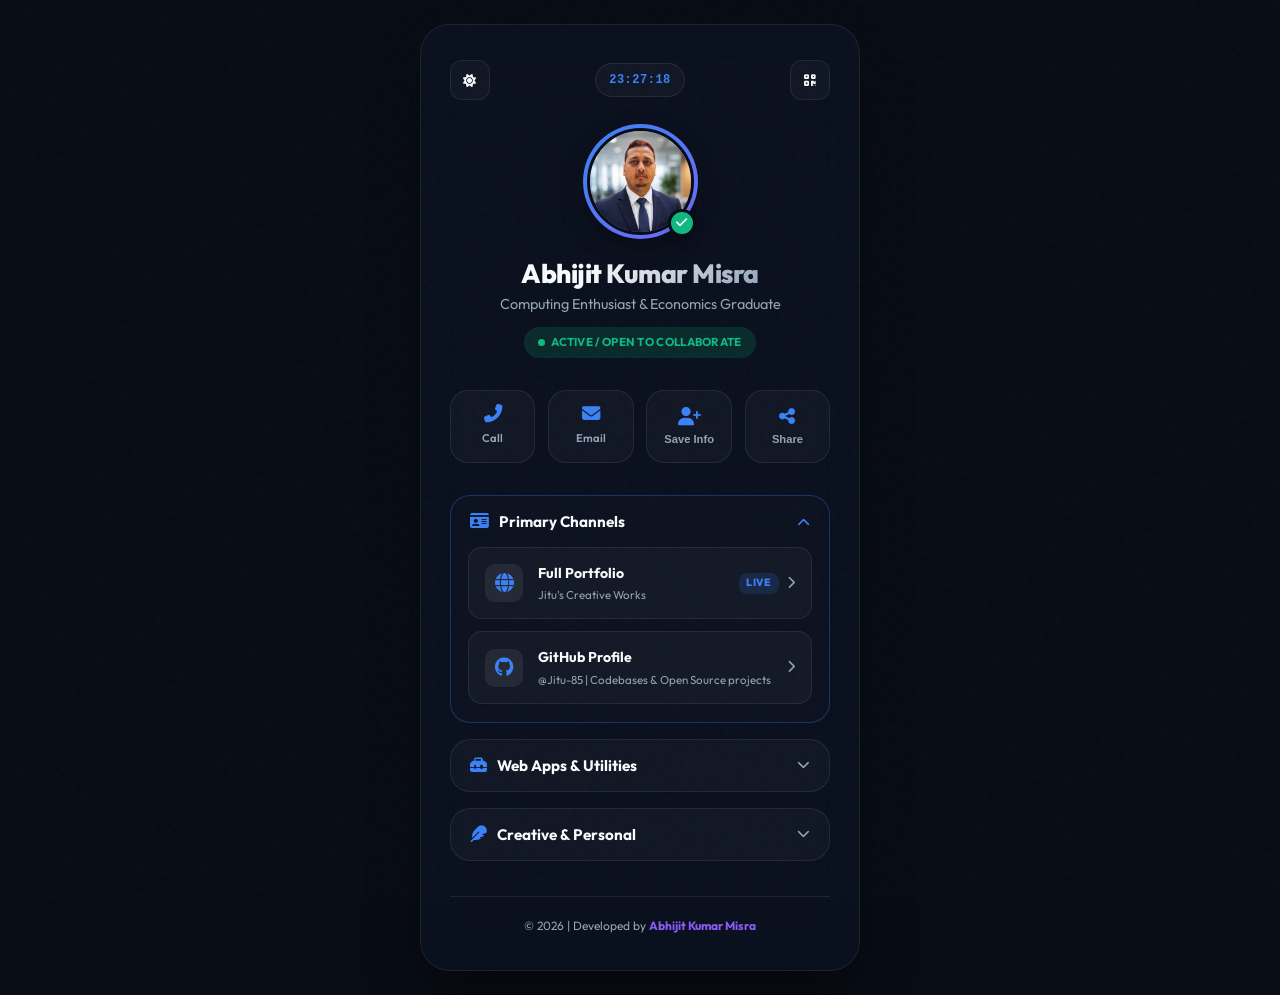
<file: branding.html>
<!DOCTYPE html>
<html lang="en">
<head>
    <!-- Google tag (gtag.js) -->
    <script async src="https://www.googletagmanager.com/gtag/js?id=G-TT5DLM0T87"></script>
    <script>
      window.dataLayer = window.dataLayer || [];
      function gtag(){dataLayer.push(arguments);}
      gtag('js', new Date());

      gtag('config', 'G-TT5DLM0T87');
    </script>
    <meta charset="UTF-8">
    <meta name="viewport" content="width=device-width, initial-scale=1.0">
    <meta name="description" content="Digital Brand Card of Abhijit Kumar Misra (Jitu) - Sleek, mobile-optimized hub for professional branding, utilities, and social links.">
    <meta name="keywords" content="Abhijit Kumar Misra, Jitu, Branding Card, Digital Business Card, Web Developer Portfolio">
    <meta name="author" content="Abhijit Kumar Misra">
    
    <!-- Open Graph -->
    <meta property="og:type" content="website">
    <meta property="og:title" content="Abhijit Kumar Misra | Digital Brand Card">
    <meta property="og:description" content="Sleek, mobile-optimized business card and quick links hub.">
    <meta property="og:image" content="assets/profile.png">

    <title>Abhijit Kumar Misra | Brand Card</title>
    
    <!-- Fonts & Icons -->
    <link rel="preconnect" href="https://fonts.googleapis.com">
    <link rel="preconnect" href="https://fonts.gstatic.com" crossorigin>
    <link href="https://fonts.googleapis.com/css2?family=Outfit:wght@300;400;500;600;700;800&display=swap" rel="stylesheet">
    <link rel="stylesheet" href="https://cdnjs.cloudflare.com/ajax/libs/font-awesome/6.4.0/css/all.min.css">
    <link rel="stylesheet" href="styles.css?v=20260723_maint">

    <style>
        :root {
            --bg-color: #080c14;
            --text-primary: #f8fafc;
            --text-secondary: #94a3b8;
            --accent-color: #3b82f6;
            --accent-hover: #2563eb;
            --highlight: #8b5cf6;
            --card-bg: rgba(15, 23, 42, 0.45);
            --card-border: rgba(255, 255, 255, 0.08);
            --item-bg: rgba(255, 255, 255, 0.03);
            --item-hover: rgba(255, 255, 255, 0.07);
            --modal-bg: rgba(15, 23, 42, 0.85);
            --glow-opacity: 0.35;
            --shadow-color: rgba(0, 0, 0, 0.5);
            --status-bg: rgba(16, 185, 129, 0.15);
            --status-text: #10b981;
        }

        [data-theme="light"] {
            --bg-color: #f1f5f9;
            --text-primary: #0f172a;
            --text-secondary: #475569;
            --accent-color: #2563eb;
            --accent-hover: #1d4ed8;
            --highlight: #7c3aed;
            --card-bg: rgba(255, 255, 255, 0.7);
            --card-border: rgba(15, 23, 42, 0.08);
            --item-bg: rgba(0, 0, 0, 0.03);
            --item-hover: rgba(0, 0, 0, 0.06);
            --modal-bg: rgba(255, 255, 255, 0.9);
            --glow-opacity: 0.15;
            --shadow-color: rgba(15, 23, 42, 0.1);
            --status-bg: rgba(5, 150, 105, 0.1);
            --status-text: #059669;
        }

        * {
            box-sizing: border-box;
            margin: 0;
            padding: 0;
            user-select: none;
            -webkit-user-select: none;
        }

        body {
            font-family: 'Outfit', sans-serif;
            background-color: var(--bg-color);
            color: var(--text-primary);
            min-height: 100vh;
            display: flex;
            justify-content: center;
            align-items: center;
            overflow-x: hidden;
            position: relative;
            padding: 1.5rem;
            transition: background-color 0.5s ease, color 0.3s ease;
        }

        /* Ambient animated backgrounds */
        .ambient-bg {
            position: fixed;
            top: 0;
            left: 0;
            width: 100%;
            height: 100%;
            z-index: -1;
            overflow: hidden;
            pointer-events: none;
        }

        .glow-circle {
            position: absolute;
            border-radius: 50%;
            filter: blur(120px);
            opacity: var(--glow-opacity);
            transition: opacity 0.5s ease;
        }

        .glow-1 {
            top: -10%;
            left: -10%;
            width: 60vw;
            height: 60vw;
            background: radial-gradient(circle, var(--accent-color) 0%, transparent 70%);
            animation: floatGlow1 20s infinite alternate ease-in-out;
        }

        .glow-2 {
            bottom: -10%;
            right: -10%;
            width: 60vw;
            height: 60vw;
            background: radial-gradient(circle, var(--highlight) 0%, transparent 70%);
            animation: floatGlow2 25s infinite alternate ease-in-out;
        }

        @keyframes floatGlow1 {
            0% { transform: translate(0, 0) scale(1); }
            100% { transform: translate(10vw, 8vh) scale(1.15); }
        }

        @keyframes floatGlow2 {
            0% { transform: translate(0, 0) scale(1); }
            100% { transform: translate(-8vw, -12vh) scale(0.9); }
        }

        /* Subtle Noise Overlay */
        body::before {
            content: "";
            position: fixed;
            top: 0;
            left: 0;
            width: 100%;
            height: 100%;
            opacity: 0.02;
            pointer-events: none;
            z-index: 9999;
            background-image: url("data:image/svg+xml,%3Csvg viewBox='0 0 200 200' xmlns='http://www.w3.org/2000/svg'%3E%3Cfilter id='noiseFilter'%3E%3CfeTurbulence type='fractalNoise' baseFrequency='0.8' numOctaves='3' stitchTiles='stitch'/%3E%3C/filter%3E%3Crect width='100%25' height='100%25' filter='url(%23noiseFilter)'/%3E%3C/svg%3E");
        }

        /* Card Container */
        .brand-card-container {
            background: var(--card-bg);
            border: 1px solid var(--card-border);
            backdrop-filter: blur(25px);
            -webkit-backdrop-filter: blur(25px);
            border-radius: 30px;
            width: 100%;
            max-width: 440px;
            box-shadow: 0 30px 60px -15px var(--shadow-color);
            position: relative;
            z-index: 10;
            overflow: hidden;
            display: flex;
            flex-direction: column;
            padding: 2.2rem 1.8rem;
            transform-style: preserve-3d;
            perspective: 1000px;
            transition: box-shadow 0.4s ease, border-color 0.4s ease, background-color 0.5s ease;
        }

        /* Card Header Utilities */
        .card-top-actions {
            display: flex;
            justify-content: space-between;
            align-items: center;
            margin-bottom: 1.5rem;
        }

        .action-icon-btn {
            background: var(--item-bg);
            border: 1px solid var(--card-border);
            color: var(--text-primary);
            width: 40px;
            height: 40px;
            border-radius: 12px;
            display: flex;
            justify-content: center;
            align-items: center;
            cursor: pointer;
            transition: all 0.3s cubic-bezier(0.25, 0.8, 0.25, 1);
        }

        .action-icon-btn:hover {
            background: var(--item-hover);
            transform: translateY(-2px);
            border-color: var(--accent-color);
            box-shadow: 0 4px 12px rgba(59, 130, 246, 0.15);
        }

        .action-icon-btn:active {
            transform: translateY(1px);
        }

        .local-clock {
            font-size: 0.75rem;
            font-family: monospace;
            font-weight: 600;
            color: var(--accent-color);
            letter-spacing: 0.5px;
            background: var(--item-bg);
            padding: 0.4rem 0.8rem;
            border-radius: 20px;
            border: 1px solid var(--card-border);
        }

        /* Profile Block */
        .profile-block {
            display: flex;
            flex-direction: column;
            align-items: center;
            text-align: center;
            margin-bottom: 2rem;
        }

        .avatar-container {
            position: relative;
            width: 115px;
            height: 115px;
            margin-bottom: 1.2rem;
            border-radius: 50%;
            padding: 4px;
            background: linear-gradient(135deg, var(--accent-color), var(--highlight), #10b981);
            background-size: 300% 300%;
            animation: gradientBorder 6s infinite alternate ease-in-out;
            box-shadow: 0 10px 25px rgba(0, 0, 0, 0.25);
        }

        @keyframes gradientBorder {
            0% { background-position: 0% 50%; }
            100% { background-position: 100% 50%; }
        }

        .avatar-img {
            width: 100%;
            height: 100%;
            border-radius: 50%;
            object-fit: cover;
            border: 3px solid var(--bg-color);
            transition: border-color 0.5s ease;
        }

        .verified-badge {
            position: absolute;
            bottom: 2px;
            right: 2px;
            background: #10b981;
            color: white;
            border: 3px solid var(--bg-color);
            border-radius: 50%;
            width: 28px;
            height: 28px;
            display: flex;
            justify-content: center;
            align-items: center;
            font-size: 0.8rem;
            box-shadow: 0 4px 10px rgba(0, 0, 0, 0.2);
            transition: border-color 0.5s ease;
        }

        .profile-name {
            font-size: 1.65rem;
            font-weight: 800;
            letter-spacing: -0.5px;
            margin-bottom: 0.25rem;
            background: linear-gradient(135deg, var(--text-primary) 30%, var(--text-secondary));
            -webkit-background-clip: text;
            -webkit-text-fill-color: transparent;
        }

        .profile-title {
            font-size: 0.9rem;
            font-weight: 400;
            color: var(--text-secondary);
            margin-bottom: 0.8rem;
            line-height: 1.4;
            max-width: 320px;
        }

        .status-badge {
            background-color: var(--status-bg);
            color: var(--status-text);
            font-size: 0.72rem;
            font-weight: 700;
            padding: 0.4rem 0.9rem;
            border-radius: 30px;
            display: inline-flex;
            align-items: center;
            gap: 6px;
            letter-spacing: 0.3px;
            text-transform: uppercase;
            box-shadow: inset 0 0 10px rgba(16, 185, 129, 0.05);
        }

        .status-dot {
            width: 7px;
            height: 7px;
            background-color: var(--status-text);
            border-radius: 50%;
            animation: pulseGlow 1.8s infinite ease-in-out;
        }

        @keyframes pulseGlow {
            0% { transform: scale(0.9); opacity: 0.4; }
            50% { transform: scale(1.3); opacity: 1; box-shadow: 0 0 8px var(--status-text); }
            100% { transform: scale(0.9); opacity: 0.4; }
        }

        /* Quick Action Grid */
        .quick-actions-bar {
            display: grid;
            grid-template-columns: repeat(4, 1fr);
            gap: 0.8rem;
            margin-bottom: 2rem;
        }

        .quick-action-btn {
            display: flex;
            flex-direction: column;
            align-items: center;
            justify-content: center;
            background: var(--item-bg);
            border: 1px solid var(--card-border);
            border-radius: 18px;
            padding: 0.85rem 0.5rem;
            cursor: pointer;
            text-decoration: none;
            color: var(--text-primary);
            transition: all 0.3s cubic-bezier(0.25, 0.8, 0.25, 1);
        }

        .quick-action-btn i {
            font-size: 1.15rem;
            margin-bottom: 0.45rem;
            color: var(--accent-color);
            transition: transform 0.3s ease;
        }

        .quick-action-btn span {
            font-size: 0.7rem;
            font-weight: 600;
            color: var(--text-secondary);
            text-align: center;
        }

        .quick-action-btn:hover {
            background: var(--item-hover);
            border-color: var(--accent-color);
            transform: translateY(-4px);
            box-shadow: 0 6px 15px rgba(59, 130, 246, 0.12);
        }

        .quick-action-btn:hover i {
            transform: scale(1.15);
            color: var(--highlight);
        }

        .quick-action-btn:active {
            transform: translateY(0);
        }

        /* Accordion Structure */
        .link-hub-sections {
            display: flex;
            flex-direction: column;
            gap: 1rem;
        }

        .accordion-item {
            border: 1px solid var(--card-border);
            border-radius: 20px;
            background: var(--item-bg);
            overflow: hidden;
            transition: border-color 0.3s ease, background-color 0.3s ease;
        }

        .accordion-item.active {
            border-color: rgba(59, 130, 246, 0.3);
            background: rgba(255, 255, 255, 0.01);
        }

        .accordion-header {
            width: 100%;
            padding: 1rem 1.2rem;
            display: flex;
            justify-content: space-between;
            align-items: center;
            background: transparent;
            border: none;
            outline: none;
            color: var(--text-primary);
            font-family: inherit;
            font-size: 0.95rem;
            font-weight: 700;
            text-align: left;
            cursor: pointer;
        }

        .accordion-header-title {
            display: flex;
            align-items: center;
            gap: 10px;
        }

        .accordion-header-title i {
            color: var(--accent-color);
            font-size: 1.05rem;
        }

        .accordion-chevron {
            font-size: 0.8rem;
            color: var(--text-secondary);
            transition: transform 0.3s cubic-bezier(0.25, 0.8, 0.25, 1);
        }

        .accordion-item.active .accordion-chevron {
            transform: rotate(180deg);
            color: var(--accent-color);
        }

        .accordion-content {
            max-height: 0;
            overflow: hidden;
            transition: max-height 0.4s cubic-bezier(0.4, 0, 0.2, 1);
        }

        .accordion-content-inner {
            padding: 0 1.1rem 1.1rem 1.1rem;
            display: flex;
            flex-direction: column;
            gap: 0.75rem;
        }

        /* Hub Links */
        .hub-link-card {
            display: flex;
            align-items: center;
            background: var(--item-bg);
            border: 1px solid var(--card-border);
            border-radius: 14px;
            padding: 0.85rem 1rem;
            text-decoration: none;
            color: var(--text-primary);
            transition: all 0.3s cubic-bezier(0.25, 0.8, 0.25, 1);
            position: relative;
            overflow: hidden;
        }

        .hub-link-icon {
            font-size: 1.2rem;
            width: 38px;
            height: 38px;
            background: var(--item-hover);
            border-radius: 10px;
            display: flex;
            justify-content: center;
            align-items: center;
            margin-right: 0.9rem;
            color: var(--accent-color);
            transition: all 0.3s ease;
        }

        .hub-link-info {
            flex: 1;
            display: flex;
            flex-direction: column;
            min-width: 0;
        }

        .hub-link-title {
            font-size: 0.88rem;
            font-weight: 700;
            margin-bottom: 0.15rem;
            white-space: nowrap;
            overflow: hidden;
            text-overflow: ellipsis;
        }

        .hub-link-desc {
            font-size: 0.72rem;
            color: var(--text-secondary);
            white-space: nowrap;
            overflow: hidden;
            text-overflow: ellipsis;
        }

        .hub-link-arrow {
            font-size: 0.8rem;
            color: var(--text-secondary);
            margin-left: 0.5rem;
            transition: transform 0.3s ease;
        }

        .badge-live {
            background: rgba(59, 130, 246, 0.15);
            color: var(--accent-color);
            font-size: 0.65rem;
            font-weight: 800;
            padding: 2px 7px;
            border-radius: 8px;
            margin-left: auto;
            text-transform: uppercase;
            letter-spacing: 0.3px;
        }

        /* Card Hovers */
        .hub-link-card:hover {
            background: var(--item-hover);
            border-color: var(--accent-color);
            transform: translateX(4px);
        }

        .hub-link-card:hover .hub-link-icon {
            background: var(--accent-color);
            color: white;
            box-shadow: 0 4px 10px rgba(59, 130, 246, 0.3);
        }

        .hub-link-card:hover .hub-link-arrow {
            transform: translateX(3px);
            color: var(--accent-color);
        }

        /* Footer */
        .card-footer {
            margin-top: 2.2rem;
            text-align: center;
            font-size: 0.75rem;
            color: var(--text-secondary);
            border-top: 1px solid var(--card-border);
            padding-top: 1.2rem;
        }

        .author-highlight {
            font-weight: 700;
            color: var(--highlight);
            text-decoration: none;
            transition: color 0.3s ease;
        }

        .author-highlight:hover {
            color: var(--accent-color);
        }

        /* Modals & Dialogs */
        .modal-overlay {
            position: fixed;
            top: 0;
            left: 0;
            width: 100%;
            height: 100%;
            background: rgba(0, 0, 0, 0.4);
            backdrop-filter: blur(15px);
            -webkit-backdrop-filter: blur(15px);
            z-index: 100;
            display: flex;
            justify-content: center;
            align-items: center;
            opacity: 0;
            pointer-events: none;
            transition: opacity 0.4s ease;
            padding: 1.5rem;
        }

        .modal-overlay.active {
            opacity: 1;
            pointer-events: all;
        }

        .qr-modal-content {
            background: var(--modal-bg);
            border: 1px solid var(--card-border);
            border-radius: 28px;
            width: 100%;
            max-width: 360px;
            padding: 2.2rem 1.8rem;
            text-align: center;
            box-shadow: 0 25px 50px -12px rgba(0, 0, 0, 0.4);
            transform: translateY(20px) scale(0.95);
            transition: transform 0.4s cubic-bezier(0.34, 1.56, 0.64, 1);
        }

        .modal-overlay.active .qr-modal-content {
            transform: translateY(0) scale(1);
        }

        .modal-close-btn {
            position: absolute;
            top: 18px;
            right: 18px;
            width: 32px;
            height: 32px;
            border-radius: 50%;
            background: var(--item-bg);
            border: 1px solid var(--card-border);
            color: var(--text-primary);
            cursor: pointer;
            display: flex;
            justify-content: center;
            align-items: center;
            font-size: 0.8rem;
            transition: all 0.3s ease;
        }

        .modal-close-btn:hover {
            background: #ef4444;
            color: white;
            border-color: #ef4444;
            transform: rotate(90deg);
        }

        .qr-title {
            font-size: 1.35rem;
            font-weight: 800;
            margin-bottom: 0.5rem;
            margin-top: 0.5rem;
        }

        .qr-desc {
            font-size: 0.8rem;
            color: var(--text-secondary);
            margin-bottom: 1.5rem;
            line-height: 1.4;
        }

        .qr-code-frame {
            background: white;
            padding: 1rem;
            border-radius: 20px;
            display: inline-block;
            box-shadow: 0 10px 20px rgba(0, 0, 0, 0.1);
            margin-bottom: 1.5rem;
            position: relative;
            min-height: 200px;
            min-width: 200px;
        }

        .qr-code-frame img {
            display: block;
            width: 180px;
            height: 180px;
            opacity: 0;
            transition: opacity 0.4s ease;
        }

        .qr-code-frame.loaded img {
            opacity: 1;
        }

        /* Spinner for loading QR */
        .qr-loader {
            position: absolute;
            top: 50%;
            left: 50%;
            transform: translate(-50%, -50%);
            border: 3px solid #e2e8f0;
            border-top: 3px solid var(--accent-color);
            border-radius: 50%;
            width: 30px;
            height: 30px;
            animation: spin 1s linear infinite;
        }

        .qr-code-frame.loaded .qr-loader {
            display: none;
        }

        @keyframes spin {
            0% { transform: translate(-50%, -50%) rotate(0deg); }
            100% { transform: translate(-50%, -50%) rotate(360deg); }
        }

        /* Success Toast Banner */
        .toast-banner {
            position: fixed;
            bottom: 25px;
            left: 50%;
            transform: translateX(-50%) translateY(100px) scale(0.9);
            background: rgba(16, 185, 129, 0.95);
            backdrop-filter: blur(10px);
            color: white;
            padding: 0.75rem 1.5rem;
            border-radius: 16px;
            font-size: 0.85rem;
            font-weight: 600;
            z-index: 1000;
            display: flex;
            align-items: center;
            gap: 8px;
            box-shadow: 0 10px 25px rgba(16, 185, 129, 0.3);
            opacity: 0;
            transition: transform 0.4s cubic-bezier(0.175, 0.885, 0.32, 1.275), opacity 0.4s ease;
            white-space: nowrap;
        }

        .toast-banner.active {
            transform: translateX(-50%) translateY(0) scale(1);
            opacity: 1;
        }

        /* Mobile specific enhancements */
        @media (max-width: 768px) {
            body {
                padding: 1rem;
                overflow-y: auto;
            }

            .glow-circle {
                filter: blur(80px);
            }

            .brand-card-container {
                padding: 1.8rem 1.3rem;
                border-radius: 24px;
            }

            .quick-actions-bar {
                gap: 0.5rem;
            }

            .quick-action-btn {
                padding: 0.75rem 0.3rem;
                border-radius: 14px;
            }

            .accordion-header {
                padding: 0.9rem 1rem;
            }

            .accordion-content-inner {
                padding: 0 0.9rem 0.9rem 0.9rem;
            }
        }
    </style>
</head>
<body>

    <div class="ambient-bg">
        <div class="glow-circle glow-1"></div>
        <div class="glow-circle glow-2"></div>
    </div>

    <!-- Main Card Container -->
    <div class="brand-card-container" id="brand-card">
        <!-- Top Bar Actions -->
        <div class="card-top-actions">
            <button class="action-icon-btn" id="theme-toggle-btn" aria-label="Toggle Dark/Light Mode">
                <i class="fas fa-sun" id="theme-icon"></i>
            </button>
            <div class="local-clock" id="clock-display">00:00:00</div>
            <button class="action-icon-btn" id="qr-modal-btn" aria-label="Show QR Code">
                <i class="fas fa-qrcode"></i>
            </button>
        </div>

        <!-- Profile Section -->
        <div class="profile-block">
            <div class="avatar-container">
                <img src="assets/profile.png" alt="Abhijit Kumar Misra" class="avatar-img">
                <div class="verified-badge" title="Verified Developer">
                    <i class="fas fa-check"></i>
                </div>
            </div>
            <h1 class="profile-name">Abhijit Kumar Misra</h1>
            <p class="profile-title">Computing Enthusiast & Economics Graduate</p>
            <div class="status-badge">
                <span class="status-dot"></span>
                <span>Active / Open to collaborate</span>
            </div>
        </div>

        <!-- Quick Connection Bar -->
        <div class="quick-actions-bar">
            <a href="tel:9401071282" class="quick-action-btn" id="call-btn">
                <i class="fas fa-phone-alt"></i>
                <span>Call</span>
            </a>
            <a href="mailto:abhijit.jitu4u@rediffmail.com" class="quick-action-btn" id="email-btn">
                <i class="fas fa-envelope"></i>
                <span>Email</span>
            </a>
            <button class="quick-action-btn" id="save-contact-btn">
                <i class="fas fa-user-plus"></i>
                <span>Save Info</span>
            </button>
            <button class="quick-action-btn" id="share-card-btn">
                <i class="fas fa-share-nodes"></i>
                <span>Share</span>
            </button>
        </div>

        <!-- Link Hub Accordions -->
        <div class="link-hub-sections">
            
            <!-- Section 1: Main Portals -->
            <div class="accordion-item active" id="sec-portals">
                <button class="accordion-header" aria-expanded="true">
                    <span class="accordion-header-title">
                        <i class="fas fa-id-card"></i> Primary Channels
                    </span>
                    <i class="fas fa-chevron-down accordion-chevron"></i>
                </button>
                <div class="accordion-content" style="max-height: 500px;">
                    <div class="accordion-content-inner">
                        <a href="index.html" class="hub-link-card">
                            <div class="hub-link-icon">
                                <i class="fas fa-globe"></i>
                            </div>
                            <div class="hub-link-info">
                                <span class="hub-link-title">Full Portfolio</span>
                                <span class="hub-link-desc">Jitu's Creative Works</span>
                            </div>
                            <span class="badge-live">Live</span>
                            <i class="fas fa-chevron-right hub-link-arrow"></i>
                        </a>
                        <a href="https://github.com/Jitu-85" target="_blank" class="hub-link-card">
                            <div class="hub-link-icon">
                                <i class="fab fa-github"></i>
                            </div>
                            <div class="hub-link-info">
                                <span class="hub-link-title">GitHub Profile</span>
                                <span class="hub-link-desc">@Jitu-85 | Codebases & Open Source projects</span>
                            </div>
                            <i class="fas fa-chevron-right hub-link-arrow"></i>
                        </a>
                    </div>
                </div>
            </div>

            <!-- Section 2: Tools & Utilities -->
            <div class="accordion-item" id="sec-utilities">
                <button class="accordion-header" aria-expanded="false">
                    <span class="accordion-header-title">
                        <i class="fas fa-toolbox"></i> Web Apps & Utilities
                    </span>
                    <i class="fas fa-chevron-down accordion-chevron"></i>
                </button>
                <div class="accordion-content">
                    <div class="accordion-content-inner">
                        <a href="https://smart-calc-pro.surge.sh/" target="_blank" class="hub-link-card">
                            <div class="hub-link-icon">
                                <i class="fas fa-calculator"></i>
                            </div>
                            <div class="hub-link-info">
                                <span class="hub-link-title">Smart Calc Pro</span>
                                <span class="hub-link-desc">Premium utility suite for advanced math</span>
                            </div>
                            <span class="badge-live">Live</span>
                            <i class="fas fa-chevron-right hub-link-arrow"></i>
                        </a>
                        <a href="https://practice-abacus.surge.sh/" target="_blank" class="hub-link-card">
                            <div class="hub-link-icon">
                                <i class="fas fa-brain"></i>
                            </div>
                            <div class="hub-link-info">
                                <span class="hub-link-title">Practice Abacus</span>
                                <span class="hub-link-desc">Mental math training application</span>
                            </div>
                            <span class="badge-live">Live</span>
                            <i class="fas fa-chevron-right hub-link-arrow"></i>
                        </a>
                        <a href="https://toolkit-pdf.web.app/" target="_blank" class="hub-link-card">
                            <div class="hub-link-icon">
                                <i class="fas fa-file-pdf"></i>
                            </div>
                            <div class="hub-link-info">
                                <span class="hub-link-title">PDF &amp; Image Toolkit</span>
                                <span class="hub-link-desc">Comprehensive suite for PDF modifications</span>
                            </div>
                            <span class="badge-live">Live</span>
                            <i class="fas fa-chevron-right hub-link-arrow"></i>
                        </a>
                        <a href="https://planning-with-ai-8695e.web.app" target="_blank" class="hub-link-card">
                            <div class="hub-link-icon">
                                <i class="fas fa-robot"></i>
                            </div>
                            <div class="hub-link-info">
                                <span class="hub-link-title">Planning with AI</span>
                                <span class="hub-link-desc">Intelligent planning assistant tool</span>
                            </div>
                            <span class="badge-live">Live</span>
                            <i class="fas fa-chevron-right hub-link-arrow"></i>
                        </a>
                        <a href="https://app.talent-hub.workers.dev" target="_blank" class="hub-link-card">
                            <div class="hub-link-icon">
                                <i class="fas fa-graduation-cap"></i>
                            </div>
                            <div class="hub-link-info">
                                <span class="hub-link-title">Talent Hub</span>
                                <span class="hub-link-desc">Learning &amp; course practice platform for students</span>
                            </div>
                            <span class="badge-live">Live</span>
                            <i class="fas fa-chevron-right hub-link-arrow"></i>
                        </a>
                        <a href="https://simplified-app.surge.sh" target="_blank" class="hub-link-card">
                            <div class="hub-link-icon">
                                <i class="fas fa-mobile-alt"></i>
                            </div>
                            <div class="hub-link-info">
                                <span class="hub-link-title">Simplified</span>
                                <span class="hub-link-desc">Intelligent zero-touch Android automation app</span>
                            </div>
                            <span class="badge-live">Live</span>
                            <i class="fas fa-chevron-right hub-link-arrow"></i>
                        </a>
                        <a href="https://practice-with-me.surge.sh" target="_blank" class="hub-link-card">
                            <div class="hub-link-icon">
                                <i class="fas fa-book-reader"></i>
                            </div>
                            <div class="hub-link-info">
                                <span class="hub-link-title">Practice With Me</span>
                                <span class="hub-link-desc">Class III-VIII Math, Science &amp; English practice</span>
                            </div>
                            <span class="badge-live">Live</span>
                            <i class="fas fa-chevron-right hub-link-arrow"></i>
                        </a>
                        <a href="https://purchase-calc.surge.sh/" target="_blank" class="hub-link-card">
                            <div class="hub-link-icon">
                                <i class="fas fa-wallet"></i>
                            </div>
                            <div class="hub-link-info">
                                <span class="hub-link-title">Quick Calc</span>
                                <span class="hub-link-desc">Efficient transaction billing utility</span>
                            </div>
                            <span class="badge-live">Live</span>
                            <i class="fas fa-chevron-right hub-link-arrow"></i>
                        </a>
                    </div>
                </div>
            </div>

            <!-- Section 3: Creative & Personal -->
            <div class="accordion-item" id="sec-personal">
                <button class="accordion-header" aria-expanded="false">
                    <span class="accordion-header-title">
                        <i class="fas fa-feather"></i> Creative & Personal
                    </span>
                    <i class="fas fa-chevron-down accordion-chevron"></i>
                </button>
                <div class="accordion-content">
                    <div class="accordion-content-inner">
                        <a href="https://jitu85.github.io/Personal/" target="_blank" class="hub-link-card">
                            <div class="hub-link-icon">
                                <i class="fas fa-palette"></i>
                            </div>
                            <div class="hub-link-info">
                                <span class="hub-link-title">Colours of My Life</span>
                                <span class="hub-link-desc">Personal blog, expressions, and creative hub</span>
                            </div>
                            <i class="fas fa-chevron-right hub-link-arrow"></i>
                        </a>
                        <a href="https://sabitamisra.wordpress.com/" target="_blank" class="hub-link-card">
                            <div class="hub-link-icon">
                                <i class="fas fa-book-open"></i>
                            </div>
                            <div class="hub-link-info">
                                <span class="hub-link-title">Mom's Literary Blog</span>
                                <span class="hub-link-desc">Explore Sabita Misra's WordPress creations</span>
                            </div>
                            <i class="fas fa-chevron-right hub-link-arrow"></i>
                        </a>
                        <a href="https://jitu-85.github.io/my" target="_blank" class="hub-link-card">
                            <div class="hub-link-icon">
                                <i class="fas fa-user-tie"></i>
                            </div>
                            <div class="hub-link-info">
                                <span class="hub-link-title">All About Myself</span>
                                <span class="hub-link-desc">Detailed personal stories and background</span>
                            </div>
                            <i class="fas fa-chevron-right hub-link-arrow"></i>
                        </a>
                        <a href="https://jitu.gt.tc" target="_blank" class="hub-link-card">
                            <div class="hub-link-icon">
                                <i class="fas fa-network-wired"></i>
                            </div>
                            <div class="hub-link-info">
                                <span class="hub-link-title">Purchase & Billing</span>
                                <span class="hub-link-desc">ERP enterprise system (Internal testing)</span>
                            </div>
                            <i class="fas fa-chevron-right hub-link-arrow"></i>
                        </a>
                    </div>
                </div>
            </div>

        </div>

        <!-- Footer -->
        <div class="card-footer">
            <p>&copy; <span id="footer-year">2026</span> | Developed by <a href="index.html" class="author-highlight">Abhijit Kumar Misra</a></p>
        </div>
    </div>

    <!-- QR Code Modal Overlay -->
    <div class="modal-overlay" id="qr-modal-overlay">
        <div class="qr-modal-content">
            <button class="modal-close-btn" id="modal-close-btn" aria-label="Close Modal">
                <i class="fas fa-times"></i>
            </button>
            <h2 class="qr-title">Scan QR Code</h2>
            <p class="qr-desc">Scan this code with another device's camera to instantly view this brand card on mobile.</p>
            <div class="qr-code-frame" id="qr-frame">
                <div class="qr-loader"></div>
                <!-- Dynamic QR code target img -->
                <img id="qr-image" alt="Brand Card QR Code">
            </div>
            <div>
                <button class="action-icon-btn" id="modal-copy-btn" style="width: auto; height: auto; padding: 0.6rem 1.2rem; display: inline-flex; gap: 8px; border-radius: 12px; margin: 0 auto;">
                    <i class="fas fa-copy"></i>
                    <span style="font-size: 0.85rem; font-weight: 600;">Copy Page URL</span>
                </button>
            </div>
        </div>
    </div>

    <!-- Toast Success Notification -->
    <div class="toast-banner" id="toast-banner">
        <i class="fas fa-circle-check"></i>
        <span id="toast-message">Contact saved successfully!</span>
    </div>

    <!-- JavaScript logic -->
    <script>
        document.addEventListener('DOMContentLoaded', () => {
            // Elements
            const themeToggleBtn = document.getElementById('theme-toggle-btn');
            const themeIcon = document.getElementById('theme-icon');
            const clockDisplay = document.getElementById('clock-display');
            const footerYear = document.getElementById('footer-year');
            const cardElement = document.getElementById('brand-card');
            
            const saveContactBtn = document.getElementById('save-contact-btn');
            const shareCardBtn = document.getElementById('share-card-btn');
            
            const qrModalBtn = document.getElementById('qr-modal-btn');
            const qrModalOverlay = document.getElementById('qr-modal-overlay');
            const modalCloseBtn = document.getElementById('modal-close-btn');
            const modalCopyBtn = document.getElementById('modal-copy-btn');
            const qrFrame = document.getElementById('qr-frame');
            const qrImage = document.getElementById('qr-image');
            
            const toastBanner = document.getElementById('toast-banner');
            const toastMessage = document.getElementById('toast-message');

            const accordionHeaders = document.querySelectorAll('.accordion-header');

            // Haptic feedback function
            function triggerHaptic() {
                if (navigator.vibrate) {
                    navigator.vibrate(12);
                }
            }

            // Set current footer year
            footerYear.textContent = new Date().getFullYear();

            // --- Theme Syncing ---
            function applyTheme(theme) {
                if (theme === 'light') {
                    document.documentElement.setAttribute('data-theme', 'light');
                    themeIcon.className = 'fas fa-moon';
                } else {
                    document.documentElement.removeAttribute('data-theme');
                    themeIcon.className = 'fas fa-sun';
                }
            }

            // Detect page host theme preference if set
            const savedTheme = localStorage.getItem('theme');
            const autoTheme = (new Date().getHours() >= 6 && new Date().getHours() < 18) ? 'light' : 'dark';
            applyTheme(savedTheme || autoTheme);

            themeToggleBtn.addEventListener('click', () => {
                triggerHaptic();
                let currentTheme = document.documentElement.getAttribute('data-theme');
                let newTheme = currentTheme === 'light' ? 'dark' : 'light';
                applyTheme(newTheme);
                localStorage.setItem('theme', newTheme);
            });

            // --- Dynamic Clock ---
            function updateClock() {
                const now = new Date();
                const hours = String(now.getHours()).padStart(2, '0');
                const minutes = String(now.getMinutes()).padStart(2, '0');
                const seconds = String(now.getSeconds()).padStart(2, '0');
                clockDisplay.textContent = `${hours}:${minutes}:${seconds}`;
            }
            setInterval(updateClock, 1000);
            updateClock();

            // --- Custom Toast Alert ---
            function showToast(message) {
                toastMessage.textContent = message;
                toastBanner.classList.add('active');
                setTimeout(() => {
                    toastBanner.classList.remove('active');
                }, 2800);
            }

            // --- Dynamic Accordion Collapse/Expand ---
            accordionHeaders.forEach(header => {
                header.addEventListener('click', () => {
                    triggerHaptic();
                    const item = header.parentElement;
                    const content = item.querySelector('.accordion-content');
                    const isActive = item.classList.contains('active');

                    // Close all accordion items
                    document.querySelectorAll('.accordion-item').forEach(otherItem => {
                        otherItem.classList.remove('active');
                        const otherContent = otherItem.querySelector('.accordion-content');
                        otherContent.style.maxHeight = null;
                        otherItem.querySelector('.accordion-header').setAttribute('aria-expanded', 'false');
                    });

                    // Toggle clicked item
                    if (!isActive) {
                        item.classList.add('active');
                        // Set max-height equal to scrollHeight to animate correctly
                        content.style.maxHeight = content.scrollHeight + 'px';
                        header.setAttribute('aria-expanded', 'true');
                    } else {
                        item.classList.remove('active');
                        content.style.maxHeight = null;
                        header.setAttribute('aria-expanded', 'false');
                    }
                });
            });

            // --- Dynamic vCard Downloader ---
            saveContactBtn.addEventListener('click', () => {
                triggerHaptic();
                
                // Formulate modern vCard file string
                const vCardData = [
                    'BEGIN:VCARD',
                    'VERSION:3.0',
                    'FN:Abhijit Kumar Misra',
                    'N:Misra;Abhijit;Kumar;;',
                    'ORG:Jitu\'s Creative Works',
                    'TITLE:Computing Enthusiast & Economics Graduate',
                    'TEL;TYPE=CELL;TYPE=PREF:+919401071282',
                    'EMAIL;TYPE=INTERNET;TYPE=WORK:abhijit.jitu4u@rediffmail.com',
                    'URL;TYPE=portfolio:https://jitu85.github.io/Abhijit-Misra/',
                    'URL;TYPE=github:https://github.com/Jitu-85',
                    'ADR;TYPE=HOME:;;Guwahati;Assam;;India',
                    'NOTE:Web Creator | Developer of utility suites and interactive tools.',
                    'END:VCARD'
                ].join('\n');

                const blob = new Blob([vCardData], { type: 'text/vcard;charset=utf-8' });
                const url = URL.createObjectURL(blob);
                
                const link = document.createElement('a');
                link.href = url;
                link.download = 'Abhijit_Kumar_Misra.vcf';
                document.body.appendChild(link);
                link.click();
                
                // Cleanup
                setTimeout(() => {
                    document.body.removeChild(link);
                    URL.revokeObjectURL(url);
                }, 200);

                showToast('Contact file downloaded! Add to your Address Book.');
            });

            // --- Mobile Share Handler ---
            shareCardBtn.addEventListener('click', async () => {
                triggerHaptic();
                const shareData = {
                    title: 'Abhijit Kumar Misra - Brand Card',
                    text: 'Explore professional links, utilities, and branding portals of Abhijit Kumar Misra (Jitu).',
                    url: window.location.href
                };

                if (navigator.share) {
                    try {
                        await navigator.share(shareData);
                    } catch (err) {
                        // User cancelled or share failed, fallback to clipboard
                        copyToClipboard();
                    }
                } else {
                    copyToClipboard();
                }
            });

            function copyToClipboard() {
                navigator.clipboard.writeText(window.location.href)
                    .then(() => {
                        showToast('Link copied to clipboard! Share it anywhere.');
                    })
                    .catch(() => {
                        showToast('Failed to copy. URL: ' + window.location.href);
                    });
            }

            modalCopyBtn.addEventListener('click', () => {
                triggerHaptic();
                copyToClipboard();
            });

            // --- QR Code Modal ---
            function openQRModal() {
                triggerHaptic();
                qrModalOverlay.classList.add('active');
                
                // Generate QR server URL
                const currentUrl = encodeURIComponent(window.location.href);
                const qrApiUrl = `https://api.qrserver.com/v1/create-qr-code/?size=180x180&data=${currentUrl}`;
                
                // Preload image
                qrFrame.classList.remove('loaded');
                qrImage.src = qrApiUrl;
                
                qrImage.onload = () => {
                    qrFrame.classList.add('loaded');
                };
            }

            function closeQRModal() {
                qrModalOverlay.classList.remove('active');
            }

            qrModalBtn.addEventListener('click', openQRModal);
            modalCloseBtn.addEventListener('click', closeQRModal);
            qrModalOverlay.addEventListener('click', (e) => {
                if (e.target === qrModalOverlay) {
                    closeQRModal();
                }
            });

            // ESC key closes modal
            document.addEventListener('keydown', (e) => {
                if (e.key === 'Escape') {
                    closeQRModal();
                }
            });

            // --- 3D Card Tilt & Spotlight Effect (Desktop) ---
            const supportsHover = window.matchMedia('(hover: hover) and (pointer: fine)').matches;
            
            if (supportsHover && cardElement) {
                cardElement.addEventListener('mousemove', (e) => {
                    const rect = cardElement.getBoundingClientRect();
                    const x = e.clientX - rect.left;
                    const y = e.clientY - rect.top;
                    
                    const centerX = rect.width / 2;
                    const centerY = rect.height / 2;
                    
                    const maxTilt = 5; // Rotation degrees
                    const rotateX = ((centerY - y) / centerY) * maxTilt;
                    const rotateY = ((x - centerX) / centerX) * maxTilt;
                    
                    cardElement.style.transform = `perspective(1000px) rotateX(${rotateX.toFixed(2)}deg) rotateY(${rotateY.toFixed(2)}deg) scale3d(1.01, 1.01, 1.01)`;
                    cardElement.style.transition = 'transform 0.05s ease-out';
                });

                cardElement.addEventListener('mouseleave', () => {
                    cardElement.style.transition = 'transform 0.4s cubic-bezier(0.25, 0.8, 0.25, 1)';
                    cardElement.style.transform = 'perspective(1000px) rotateX(0deg) rotateY(0deg) scale3d(1, 1, 1)';
                });
            }

            // Adjust first accordion active max-height on load
            const activeAccordionContent = document.querySelector('.accordion-item.active .accordion-content');
            if (activeAccordionContent) {
                activeAccordionContent.style.maxHeight = activeAccordionContent.scrollHeight + 'px';
            }
        });
    </script>

    <!-- Scripts -->
    <script src="script.js?v=20260830_public"></script>
</body>
</html>
</file>
<file: styles.css>
/* --- Base Styles & Variables --- */
:root {
    --bg-color: #0b0f19;
    --text-primary: #f8fafc;
    --text-secondary: #94a3b8;
    --accent-color: #3b82f6;
    --accent-hover: #2563eb;
    --highlight: #8b5cf6;
    --glass-bg: rgba(15, 23, 42, 0.6);
    --glass-border: rgba(255, 255, 255, 0.08);
    --card-bg: rgba(30, 41, 59, 0.5);
    --transition-speed: 0.3s;
}

[data-theme="light"] {
    --bg-color: #f8fafc;
    --text-primary: #0b0f19;
    --text-secondary: #475569;
    --accent-color: #2563eb;
    --accent-hover: #1d4ed8;
    --highlight: #7c3aed;
    --glass-bg: rgba(255, 255, 255, 0.8);
    --glass-border: rgba(0, 0, 0, 0.1);
    --card-bg: rgba(255, 255, 255, 0.9);
}

* {
    margin: 0;
    padding: 0;
    box-sizing: border-box;
}

html {
    scroll-behavior: smooth;
    font-family: 'Outfit', sans-serif;
    background-color: var(--bg-color);
    color: var(--text-primary);
}

body {
    overflow-x: hidden;
    line-height: 1.6;
}

/* --- Subtle Background Grain/Noise Texture --- */
body::before {
    content: "";
    position: fixed;
    top: 0;
    left: 0;
    width: 100%;
    height: 100%;
    opacity: 0.025; /* Subtle blend */
    pointer-events: none;
    z-index: 9999;
    background-image: url("data:image/svg+xml,%3Csvg viewBox='0 0 200 200' xmlns='http://www.w3.org/2000/svg'%3E%3Cfilter id='noiseFilter'%3E%3CfeTurbulence type='fractalNoise' baseFrequency='0.8' numOctaves='3' stitchTiles='stitch'/%3E%3C/filter%3E%3Crect width='100%25' height='100%25' filter='url(%23noiseFilter)'/%3E%3C/svg%3E");
}

[data-theme="light"] body::before {
    opacity: 0.035; /* Slightly higher contrast for light theme */
}


.container {
    max-width: 1200px;
    margin: 0 auto;
    padding: 0 2rem;
}

/* Typography */
h1, h2, h3, h4 {
    line-height: 1.2;
    font-weight: 600;
}

/* --- Typography & Highlights --- */
.section-title {
    font-size: clamp(2rem, 4vw, 3rem);
    margin-bottom: 3rem;
    text-align: center;
    letter-spacing: -1px;
    font-weight: 800;
}

.section-title span {
    color: var(--accent-color);
    position: relative;
    z-index: 1;
}

.section-title span::after {
    content: '';
    position: absolute;
    bottom: 5px;
    left: 0;
    width: 100%;
    height: 12px;
    background: var(--accent-color);
    opacity: 0.15;
    z-index: -1;
    border-radius: 4px;
}

.highlight {
    background: linear-gradient(
        120deg,
        var(--accent-color),
        var(--highlight),
        var(--accent-color)
    );
    background-size: 200% auto;
    -webkit-background-clip: text;
    -webkit-text-fill-color: transparent;
    display: inline-block;
    animation: gradient-flow 3s linear infinite;
}

@keyframes gradient-flow {
    to { background-position: 200% center; }
}

.navbar {
    position: fixed;
    top: 0;
    width: 100%;
    z-index: 1000;
    background: var(--glass-bg);
    backdrop-filter: blur(12px);
    -webkit-backdrop-filter: blur(12px);
    border-bottom: 1px solid var(--glass-border);
    transition: all var(--transition-speed) ease;
}

.navbar.scrolled {
    padding: 0.5rem 0;
    box-shadow: 0 4px 30px rgba(0, 0, 0, 0.1);
}

.nav-container {
    max-width: 1200px;
    margin: 0 auto;
    padding: 1rem 2rem;
    display: flex;
    justify-content: space-between;
    align-items: center;
}

.logo-group {
    display: flex;
    flex-direction: column;
    align-items: flex-start;
    gap: 2px;
}

.nav-time {
    font-size: 0.7rem;
    color: var(--accent-color);
    font-weight: 600;
    font-family: monospace;
    margin-top: -2px;
}

.logo {
    font-size: 1.6rem;
    font-weight: 800;
    letter-spacing: 1.5px;
    text-decoration: none;
    background: linear-gradient(135deg, #ffe066 0%, #f5af19 50%, #e65c00 100%);
    -webkit-background-clip: text;
    -webkit-text-fill-color: transparent;
    filter: drop-shadow(0px 2px 4px rgba(0, 0, 0, 0.3));
    display: inline-block;
    transition: all 0.3s ease;
}

.logo:hover {
    transform: scale(1.05) rotate(-1deg);
    filter: drop-shadow(0px 4px 10px rgba(245, 175, 25, 0.4));
}

.logo-fullname {
    color: var(--text-secondary);
    font-size: 0.64rem;
    font-weight: 700;
    letter-spacing: 0.08em;
    line-height: 1.1;
    text-transform: uppercase;
    padding: 3px 0;
    border-top: 1px solid rgba(245, 175, 25, 0.55);
    border-bottom: 1px solid rgba(245, 175, 25, 0.55);
    white-space: nowrap;
}

[data-theme="light"] .logo {
    background: linear-gradient(135deg, #1e3c72 0%, #2a5298 50%, #00c6ff 100%);
    -webkit-background-clip: text;
    -webkit-text-fill-color: transparent;
    filter: drop-shadow(0px 1px 3px rgba(0, 0, 0, 0.15));
}

[data-theme="light"] .logo:hover {
    filter: drop-shadow(0px 3px 8px rgba(42, 82, 152, 0.3));
}

[data-theme="light"] .logo-fullname {
    border-top-color: rgba(42, 82, 152, 0.45);
    border-bottom-color: rgba(42, 82, 152, 0.45);
}

.nav-links {
    list-style: none;
    display: flex;
    gap: 2rem;
    align-items: center;
}

.nav-actions {
    display: flex;
    align-items: center;
    gap: 1rem;
}

.menu-toggle {
    display: none;
    flex-direction: column;
    gap: 6px;
    background: transparent;
    border: none;
    cursor: pointer;
    padding: 0.5rem;
    position: relative;
    z-index: 2101;
}

.menu-toggle span {
    display: block;
    width: 25px;
    height: 2px;
    background-color: var(--text-primary);
    transition: all 0.3s ease;
}

.menu-toggle.active span:nth-child(1) {
    transform: translateY(8px) rotate(45deg);
}

.menu-toggle.active span:nth-child(2) {
    opacity: 0;
}

.menu-toggle.active span:nth-child(3) {
    transform: translateY(-8px) rotate(-45deg);
}

.theme-toggle {
    background: transparent;
    border: 1px solid var(--glass-border);
    color: var(--text-primary);
    cursor: pointer;
    padding: 0.5rem;
    border-radius: 10px;
    display: flex;
    align-items: center;
    justify-content: center;
    transition: all var(--transition-speed) ease;
}

.theme-toggle:hover {
    background: rgba(255, 255, 255, 0.1);
    border-color: var(--accent-color);
}

.nav-links a {
    color: var(--text-secondary);
    text-decoration: none;
    font-weight: 400;
    transition: color var(--transition-speed) ease;
    position: relative;
}

.nav-links a i {
    margin-right: 6px;
    font-size: 0.95em;
}

.nav-links a::after {
    content: '';
    position: absolute;
    width: 0;
    height: 2px;
    bottom: -4px;
    left: 0;
    background-color: var(--accent-color);
    transition: width var(--transition-speed) ease;
}

.nav-links a:hover {
    color: var(--text-primary);
}

.nav-links a:hover::after {
    width: 100%;
}

/* --- Hero Section --- */
.hero {
    min-height: 100vh;
    display: flex;
    align-items: center;
    justify-content: center;
    position: relative;
    overflow: hidden;
    padding: 0 2rem;
}

.hero-content {
    text-align: center;
    z-index: 10;
    max-width: 800px;
}

.hero-content h1 {
    font-size: clamp(3rem, 5vw, 5rem);
    margin-bottom: 1rem;
    font-weight: 800;
    letter-spacing: -1px;
}

.hero-content .tagline {
    font-size: clamp(1.2rem, 2vw, 1.5rem);
    color: var(--text-secondary);
    margin-bottom: 2.5rem;
    font-weight: 300;
}

/* Hero Background Glows */
.hero-background {
    position: absolute;
    top: 0;
    left: 0;
    width: 100%;
    height: 100%;
    z-index: 0;
    overflow: hidden;
    pointer-events: none;
}

.glow {
    position: absolute;
    border-radius: 50%;
    filter: blur(100px);
    opacity: 0.5;
}

@keyframes float-glow-1 {
    0%, 100% {
        transform: translate(0, 0) scale(1);
    }
    33% {
        transform: translate(8vw, 6vh) scale(1.15);
    }
    66% {
        transform: translate(-4vw, 12vh) scale(0.9);
    }
}

@keyframes float-glow-2 {
    0%, 100% {
        transform: translate(0, 0) scale(1);
    }
    50% {
        transform: translate(-10vw, -8vh) scale(1.1);
    }
}

.glow-1 {
    top: -10%;
    left: -10%;
    width: 50vw;
    height: 50vw;
    background: radial-gradient(circle, rgba(139, 92, 246, 0.3) 0%, transparent 70%);
    animation: float-glow-1 25s ease-in-out infinite;
}

.glow-2 {
    bottom: -20%;
    right: -10%;
    width: 60vw;
    height: 60vw;
    background: radial-gradient(circle, rgba(59, 130, 246, 0.25) 0%, transparent 70%);
    animation: float-glow-2 30s ease-in-out infinite;
}


/* --- CTA Buttons Fix --- */
.cta-buttons {
    display: flex;
    gap: 1.5rem;
    justify-content: center;
    flex-wrap: wrap; /* Ensure multi-row on small screens if needed */
}

/* Tidy 2x2 grid for hero buttons on tablet-sized screens */
@media (max-width: 900px) and (min-width: 481px) {
    .cta-buttons {
        max-width: 480px;
        margin: 0 auto;
    }
}

.personal-btn {
    background: linear-gradient(135deg, #ff0080, #7928ca);
    box-shadow: 0 4px 15px rgba(255, 0, 128, 0.4);
    border: none;
}

.personal-btn:hover {
    background: linear-gradient(135deg, #ff0080, #7928ca);
    filter: brightness(1.1);
    box-shadow: 0 6px 20px rgba(255, 0, 128, 0.6);
}

.market-btn {
    background: linear-gradient(135deg, #10b981, #059669);
    box-shadow: 0 4px 15px rgba(16, 185, 129, 0.4);
    border: none;
}

.market-btn:hover {
    background: linear-gradient(135deg, #10b981, #059669);
    filter: brightness(1.1);
    box-shadow: 0 6px 20px rgba(16, 185, 129, 0.6);
}

.btn {
    padding: 0.8rem 2rem;
    border-radius: 30px;
    font-weight: 600;
    text-decoration: none;
    transition: all var(--transition-speed) ease;
    display: inline-block;
}

.primary-btn {
    background-color: var(--accent-color);
    color: white;
    box-shadow: 0 4px 15px rgba(59, 130, 246, 0.4);
}

.primary-btn:hover {
    background-color: var(--accent-hover);
    transform: translateY(-2px);
    box-shadow: 0 6px 20px rgba(59, 130, 246, 0.6);
}

.secondary-btn {
    background-color: transparent;
    color: var(--text-primary);
    border: 1px solid var(--glass-border);
    backdrop-filter: blur(10px);
}

.secondary-btn:hover {
    background-color: rgba(255, 255, 255, 0.05);
    border-color: var(--text-secondary);
    transform: translateY(-2px);
}

/* --- General Sections --- */
.section {
    padding: 6rem 0;
}

.fade-in {
    opacity: 1;
    transform: none;
    transition: opacity 0.6s ease-out, transform 0.6s ease-out;
    will-change: opacity, transform;
}

.js-enabled .fade-in {
    opacity: 0;
    transform: translateY(20px);
}

.fade-in.visible {
    opacity: 1;
    transform: translateY(0);
}

.section-subtitle {
    text-align: center;
    color: var(--text-secondary);
    margin-bottom: 3rem;
    margin-top: -2rem;
}
/* --- About Section --- */
.about-content {
    display: flex;
    gap: 4rem;
    align-items: start;
    background: var(--card-bg);
    border: 1px solid var(--glass-border);
    padding: 3rem;
    border-radius: 20px;
    backdrop-filter: blur(10px);
}

.about-left {
    flex: 0 0 320px;
    display: flex;
    flex-direction: column;
    gap: 2rem;
}

/* --- Remarkable Visual Trust: Profile Photo --- */
.about-image {
    flex: 0 0 320px;
    border-radius: 24px;
    overflow: hidden;
    position: relative;
    border: 4px solid transparent;
    background: linear-gradient(var(--bg-color), var(--bg-color)) padding-box,
                linear-gradient(135deg, var(--accent-color), var(--highlight), #34d399) border-box;
    box-shadow: 0 20px 50px rgba(59, 130, 246, 0.4);
    animation: float 6s ease-in-out infinite, border-shimmer 4s linear infinite;
    z-index: 1;
}

.about-image::before {
    content: 'TRUSTED DEVELOPER';
    position: absolute;
    top: 15px;
    left: -35px;
    background: #3b82f6;
    color: white;
    font-size: 0.65rem;
    font-weight: 800;
    padding: 7px 40px;
    transform: rotate(-45deg);
    z-index: 2;
    box-shadow: 0 5px 15px rgba(0,0,0,0.4);
    letter-spacing: 1px;
    text-transform: uppercase;
}

.about-image::after {
    content: 'Verified';
    position: absolute;
    bottom: 15px;
    right: 15px;
    background: rgba(39, 201, 63, 0.9);
    color: white;
    font-size: 0.7rem;
    font-weight: 700;
    padding: 5px 12px;
    border-radius: 20px;
    z-index: 2;
    backdrop-filter: blur(4px);
    box-shadow: 0 4px 10px rgba(0,0,0,0.3);
}

@keyframes border-shimmer {
    from { background-position: 0% 50%; }
    to { background-position: 200% 50%; }
}

@keyframes float {
    0%, 100% { transform: translateY(0); }
    50% { transform: translateY(-15px); }
}

.about-image img {
    width: 100%;
    height: 100%;
    object-fit: cover;
    display: block;
    transition: transform 0.5s ease;
}

.about-image:hover img {
    transform: scale(1.05);
}

.about-text {
    flex: 1;
    font-size: 1.1rem;
    color: var(--text-secondary);
}

.about-text p {
    margin-bottom: 1.5rem;
}

.about-text p:last-child {
    margin-bottom: 0;
}

.about-stats {
    display: grid;
    grid-template-columns: repeat(2, minmax(0, 1fr));
    gap: 1.5rem;
    width: 100%;
    margin-top: 2.5rem;
}

.about-stats .stat-card {
    min-height: 240px;
}

.stat-card {
    background: rgba(255, 255, 255, 0.03);
    border: 1px solid var(--glass-border);
    padding: 1.5rem;
    border-radius: 15px;
    text-align: center;
    transition: transform 0.4s cubic-bezier(0.175, 0.885, 0.32, 1.275), border-color var(--transition-speed) ease, box-shadow var(--transition-speed) ease;
}

.stat-card:hover {
    transform: translateY(-12px) scale(1.02);
    border-color: var(--accent-color);
    box-shadow: 0 20px 40px rgba(0, 0, 0, 0.4), 0 0 20px rgba(59, 130, 246, 0.2);
}

.stat-card h3 {
    font-size: 1.5rem;
    color: #ffffff;
    margin-bottom: 0.5rem;
    text-shadow: 0 2px 4px rgba(0, 0, 0, 0.6);
}

.stat-card p {
    color: #ffffff;
    font-size: 0.9rem;
    font-weight: 600;
    text-shadow: 0 2px 4px rgba(0, 0, 0, 0.6);
}

/* --- Interactive Card Styles --- */
.stat-card.interactive-card {
    text-decoration: none;
    position: relative;
    overflow: hidden;
    display: flex;
    flex-direction: column;
    justify-content: flex-end;
    align-items: center;
    gap: 0.35rem;
    cursor: pointer;
    padding-bottom: 2rem;
    background: linear-gradient(to top, rgba(0,0,0,0.78) 0%, rgba(0,0,0,0.55) 42%, rgba(0,0,0,0.26) 100%),
                #0b1766 url('assets/Game.webp') center/cover no-repeat;
    border: 1px solid var(--glass-border);
    transition: all var(--transition-speed) cubic-bezier(0.4, 0, 0.2, 1);
    container-type: inline-size;
}

.stat-card.interactive-card h3 {
    font-size: clamp(1.1rem, 6.5cqi, 1.5rem);
}

.stat-card.interactive-card p {
    font-size: clamp(0.75rem, 4.5cqi, 0.9rem);
}

.stat-card.interactive-card:hover {
    transform: translateY(-8px);
    border-color: transparent;
    background: linear-gradient(to top, rgba(0, 0, 0, 0.68) 0%, rgba(0, 0, 0, 0.35) 48%, rgba(0, 0, 0, 0.18) 100%) padding-box,
                url('assets/Game.webp') center/cover no-repeat padding-box,
                linear-gradient(135deg, var(--accent-color), var(--highlight)) border-box;
    border: 1px solid transparent;
    box-shadow: 0 10px 30px rgba(59, 130, 246, 0.25);
}

.stat-card.interactive-card .card-link-icon {
    position: absolute;
    top: 15px;
    right: 15px;
    font-size: 0.85rem;
    color: var(--text-secondary);
    opacity: 0.5;
    transition: all var(--transition-speed) ease;
}

.stat-card.quiz-card {
    text-decoration: none;
    position: relative;
    overflow: hidden;
    display: flex;
    flex-direction: column;
    justify-content: flex-end;
    align-items: center;
    gap: 0.35rem;
    cursor: pointer;
    padding-bottom: 2rem;
    background: linear-gradient(to top, rgba(0, 0, 0, 0.78) 0%, rgba(0, 0, 0, 0.55) 42%, rgba(0, 0, 0, 0.26) 100%),
                #cfe1f5 url('assets/Quiz.webp') center/cover no-repeat;
    border: 1px solid var(--glass-border);
    transition: all var(--transition-speed) cubic-bezier(0.4, 0, 0.2, 1);
    container-type: inline-size;
}

.stat-card.quiz-card h3 {
    font-size: clamp(1.1rem, 6.5cqi, 1.5rem);
}

.stat-card.quiz-card p {
    font-size: clamp(0.75rem, 4.5cqi, 0.9rem);
}

.stat-card.quiz-card:hover {
    transform: translateY(-8px);
    border-color: transparent;
    background: linear-gradient(to top, rgba(0, 0, 0, 0.68) 0%, rgba(0, 0, 0, 0.35) 48%, rgba(0, 0, 0, 0.18) 100%) padding-box,
                url('assets/Quiz.webp') center/cover no-repeat padding-box,
                linear-gradient(135deg, var(--accent-color), var(--highlight)) border-box;
    border: 1px solid transparent;
    box-shadow: 0 10px 30px rgba(59, 130, 246, 0.25);
}

.stat-card.quiz-card .card-link-icon {
    position: absolute;
    top: 15px;
    right: 15px;
    font-size: 0.85rem;
    color: var(--text-secondary);
    opacity: 0.5;
    transition: all var(--transition-speed) ease;
}

.stat-card.quiz-card:hover .card-link-icon {
    opacity: 1;
    color: var(--accent-color);
    transform: translate(2px, -2px) scale(1.1);
}


.stat-card.interactive-card:hover .card-link-icon {
    opacity: 1;
    color: var(--accent-color);
    transform: translate(2px, -2px) scale(1.1);
}

/* --- Resume Section --- */
.resume-viewer-container {
    max-width: 900px;
    margin: 2rem auto;
    background: var(--card-bg);
    border: 1px solid var(--glass-border);
    border-radius: 15px;
    overflow: hidden;
    box-shadow: 0 20px 40px rgba(0, 0, 0, 0.4);
    backdrop-filter: blur(10px);
}

.resume-toolbar {
    background: #2d3748;
    padding: 10px 20px;
    display: flex;
    justify-content: space-between;
    align-items: center;
    border-bottom: 1px solid var(--glass-border);
}

.resume-toolbar .dots {
    display: flex;
    gap: 8px;
}

.resume-toolbar .dot {
    width: 12px;
    height: 12px;
    border-radius: 50%;
    background: rgba(255, 255, 255, 0.2);
}

.resume-title {
    font-size: 0.85rem;
    color: var(--text-secondary);
    font-family: monospace;
}

.view-only-tag {
    font-size: 0.75rem;
    background: rgba(59, 130, 246, 0.2);
    color: var(--accent-color);
    padding: 4px 10px;
    border-radius: 20px;
    font-weight: 600;
}

.resume-frame-wrapper {
    position: relative;
    width: 100%;
    height: 800px;
    background: #525659;
    overflow: hidden;
}

.resume-iframe {
    width: 100%;
    height: 100%;
    border: none;
}

.resume-mobile-fallback {
    display: none;
    position: absolute;
    top: 0;
    left: 0;
    width: 100%;
    height: 100%;
    flex-direction: column;
    justify-content: center;
    align-items: center;
    padding: 2.5rem;
    text-align: center;
    background: var(--card-bg);
    border-radius: 15px;
}

.fallback-icon {
    font-size: 4rem;
    color: var(--accent-color);
    margin-bottom: 1.5rem;
    filter: drop-shadow(0 0 10px rgba(59, 130, 246, 0.3));
}

.resume-mobile-fallback p {
    color: var(--text-primary);
    font-size: 1.1rem;
    margin-bottom: 2rem;
    font-weight: 400;
}

@media (max-width: 768px) {
    .resume-frame-wrapper {
        height: auto;
        min-height: 300px;
    }
    .resume-iframe {
        display: none;
    }
    .resume-mobile-fallback {
        display: flex;
        position: relative;
    }
}

/* --- Projects Section --- */
.projects-grid {
    display: grid;
    grid-template-columns: repeat(auto-fit, minmax(300px, 1fr));
    gap: 2rem;
}

/* --- Project Card: Bright Shining Border --- */
.project-card {
    background: var(--card-bg);
    border: 1px solid var(--glass-border);
    border-radius: 15px;
    overflow: hidden;
    transition: all 0.5s cubic-bezier(0.4, 0, 0.2, 1);
    backdrop-filter: blur(10px);
    position: relative;
    z-index: 1;
}

.project-card:hover {
    transform: translateY(-15px) scale(1.03);
    border-color: transparent;
    background: linear-gradient(var(--card-bg), var(--card-bg)) padding-box,
                linear-gradient(135deg, var(--accent-color), var(--highlight), #10b981) border-box;
    border: 2px solid transparent;
    box-shadow: 0 0 50px rgba(59, 130, 246, 0.8), 0 0 20px rgba(139, 92, 246, 0.4);
}

.project-card::before {
    content: '';
    position: absolute;
    top: -50%;
    left: -50%;
    width: 200%;
    height: 200%;
    background: conic-gradient(
        from 0deg,
        transparent,
        var(--accent-color),
        var(--highlight),
        #10b981,
        transparent 50%
    );
    animation: rotate-shimmer 2s linear infinite;
    opacity: 0;
    transition: opacity 0.3s;
    z-index: -1;
}

.project-card:hover::before {
    opacity: 1;
}

@keyframes rotate-shimmer {
    from { transform: rotate(0deg); }
    to { transform: rotate(360deg); }
}

.project-content {
    padding: 2rem;
}

.project-content h3 {
    font-size: 1.5rem;
    margin-bottom: 0.5rem;
}

.project-tags {
    display: flex;
    gap: 0.5rem;
    margin-bottom: 1rem;
}

.tag {
    font-size: 0.7rem;
    padding: 0.2rem 0.6rem;
    background: rgba(59, 130, 246, 0.1);
    color: var(--accent-color);
    border-radius: 4px;
    font-weight: 600;
}

.project-links {
    display: flex;
    justify-content: space-between;
    align-items: center;
    margin-top: 1.5rem;
}

.project-link {
    color: var(--accent-color);
    text-decoration: none;
    font-size: 0.9rem;
    font-weight: 600;
}

.small-btn {
    padding: 0.5rem 1.2rem;
    font-size: 0.85rem;
}

.project-content p {
    color: var(--text-secondary);
    margin-bottom: 1.5rem;
}

/* --- Project Status Tags --- */
.project-status {
    display: inline-block;
    padding: 0.4rem 1rem;
    background: rgba(139, 92, 246, 0.1);
    color: var(--highlight);
    border-radius: 20px;
    font-size: 0.85rem;
    font-weight: 600;
    border: 1px solid rgba(139, 92, 246, 0.2);
    transition: all 0.3s ease;
}

.project-card:hover .project-status {
    background: var(--highlight);
    color: white;
    box-shadow: 0 0 15px var(--highlight);
}


.empty-state {
    border: 1px dashed var(--glass-border);
    background: transparent;
}

/* --- Contact Section --- */
.contact-box {
    text-align: center;
    background: var(--card-bg);
    border: 1px solid var(--glass-border);
    padding: 4rem 2rem;
    border-radius: 20px;
    backdrop-filter: blur(10px);
    max-width: 800px;
    margin: 0 auto;
}

.contact-box p {
    color: var(--text-secondary);
    font-size: 1.2rem;
    margin-bottom: 2.5rem;
}

.contact-btn {
    padding: 1rem 3rem;
    font-size: 1.1rem;
}

.social-links {
    margin-top: 3rem;
    display: flex;
    justify-content: center;
}

.social-link {
    display: flex;
    align-items: center;
    gap: 0.5rem;
    color: var(--text-secondary);
    text-decoration: none;
    font-weight: 600;
    transition: color var(--transition-speed) ease;
}

.social-link:hover {
    color: var(--text-primary);
}

/* --- Footer --- */
.footer {
    padding: 2rem 0;
    border-top: 1px solid var(--glass-border);
    color: var(--text-secondary);
    font-size: 0.9rem;
    position: relative;
}

.footer-container {
    display: flex;
    justify-content: space-between;
    align-items: center;
}

.footer-copyright {
    flex: 1;
    text-align: center;
}

.footer-counter-wrapper {
    flex-shrink: 0;
}

.counter-btn {
    background: transparent;
    border: 1px solid var(--glass-border);
    color: var(--text-secondary);
    padding: 6px 14px;
    border-radius: 20px;
    font-size: 0.8rem;
    cursor: pointer;
    transition: all 0.3s ease;
    font-family: inherit;
}

.counter-btn:hover {
    border-color: var(--accent-color);
    color: var(--text-primary);
    background: rgba(59, 130, 246, 0.1);
    transform: translateY(-1px);
}

.counter-btn i {
    margin-right: 4px;
}

/* Visitor Counter Modal */
.counter-modal {
    position: fixed;
    top: 0;
    left: 0;
    width: 100%;
    height: 100%;
    background: rgba(0, 0, 0, 0.65);
    backdrop-filter: blur(15px);
    -webkit-backdrop-filter: blur(15px);
    z-index: 2000;
    display: flex;
    justify-content: center;
    align-items: center;
    opacity: 0;
    pointer-events: none;
    transition: opacity 0.3s ease;
}

.counter-modal.active {
    opacity: 1;
    pointer-events: all;
}

.counter-modal-content {
    background: var(--card-bg);
    border: 1px solid var(--glass-border);
    backdrop-filter: blur(25px);
    -webkit-backdrop-filter: blur(25px);
    border-radius: 24px;
    padding: 2.5rem 2rem;
    max-width: 420px;
    width: 90%;
    text-align: center;
    position: relative;
    box-shadow: 0 30px 60px rgba(0, 0, 0, 0.4);
    transform: translateY(20px);
    transition: transform 0.3s cubic-bezier(0.34, 1.56, 0.64, 1);
}

.counter-modal.active .counter-modal-content {
    transform: translateY(0);
}

.counter-modal-close {
    position: absolute;
    top: 15px;
    right: 15px;
    background: transparent;
    border: none;
    font-size: 1.5rem;
    color: var(--text-secondary);
    cursor: pointer;
    transition: color 0.2s ease;
    line-height: 1;
}

.counter-modal-close:hover {
    color: #ef4444;
}

.counter-modal h3 {
    font-size: 1.3rem;
    font-weight: 800;
    margin-bottom: 0.8rem;
    color: var(--text-primary);
}

.counter-modal p {
    font-size: 0.9rem;
    color: var(--text-secondary);
}

.password-input-group {
    display: flex;
    gap: 10px;
    margin-top: 1.5rem;
}

.password-input-group input {
    flex: 1;
    padding: 0.8rem 1rem;
    border-radius: 12px;
    border: 1px solid var(--glass-border);
    background: rgba(255, 255, 255, 0.03);
    color: var(--text-primary);
    font-family: inherit;
    outline: none;
    transition: border-color 0.3s, background 0.3s;
}

.password-input-group input:focus {
    border-color: var(--accent-color);
    background: rgba(255, 255, 255, 0.05);
}

.password-input-group button {
    padding: 0.8rem 1.4rem;
    border-radius: 12px;
    border: none;
    background: var(--accent-color);
    color: white;
    font-weight: 600;
    font-family: inherit;
    cursor: pointer;
    transition: background 0.3s, transform 0.2s;
}

.password-input-group button:hover {
    background: var(--accent-hover);
    transform: translateY(-1px);
}

.password-input-group button:active {
    transform: translateY(1px);
}

.counter-error-msg {
    color: #ef4444;
    font-size: 0.8rem;
    margin-top: 8px;
    height: 1.2rem;
    font-weight: 500;
}

.stats-display {
    margin-top: 1.8rem;
    background: rgba(255, 255, 255, 0.02);
    border: 1px solid var(--glass-border);
    border-radius: 16px;
    padding: 1.5rem;
}

.stats-label {
    display: block;
    font-size: 0.85rem;
    color: var(--text-secondary);
    margin-bottom: 6px;
    text-transform: uppercase;
    letter-spacing: 0.5px;
}

.stats-value {
    font-size: 2.5rem;
    font-weight: 800;
    color: var(--accent-color);
    font-family: monospace;
    letter-spacing: 1px;
}

.counter-lock-btn {
    margin-top: 1.5rem;
    width: 100%;
    padding: 0.8rem 1.4rem;
    border-radius: 12px;
    border: 1px solid var(--glass-border);
    background: rgba(239, 68, 68, 0.1);
    color: #ef4444;
    font-weight: 600;
    font-family: inherit;
    cursor: pointer;
    transition: all 0.3s ease;
    display: flex;
    align-items: center;
    justify-content: center;
    gap: 8px;
}

.counter-lock-btn:hover {
    background: #ef4444;
    color: white;
    border-color: #ef4444;
    transform: translateY(-1px);
    box-shadow: 0 4px 12px rgba(239, 68, 68, 0.2);
}

.counter-lock-btn:active {
    transform: translateY(1px);
}

/* Premium Dashboard Layout */
.analytics-main-card {
    background: rgba(255, 255, 255, 0.03);
    border: 1px solid var(--glass-border);
    border-radius: 16px;
    padding: 1.2rem;
    display: flex;
    align-items: center;
    gap: 1.2rem;
    margin-top: 1.5rem;
    margin-bottom: 1rem;
    text-align: left;
    transition: all 0.3s ease;
}

.analytics-main-card:hover {
    border-color: var(--accent-color);
    background: rgba(255, 255, 255, 0.05);
}

.main-card-icon {
    width: 50px;
    height: 50px;
    border-radius: 12px;
    background: rgba(59, 130, 246, 0.15);
    display: flex;
    align-items: center;
    justify-content: center;
    color: var(--accent-color);
    font-size: 1.5rem;
}

.main-card-info {
    display: flex;
    flex-direction: column;
}

.main-card-info .stats-label {
    font-size: 0.75rem;
    text-transform: uppercase;
    letter-spacing: 0.8px;
    color: var(--text-secondary);
}

.stats-value-large {
    font-size: 2.2rem;
    font-weight: 800;
    color: var(--text-primary);
    font-family: monospace;
    line-height: 1.1;
}

.analytics-row-grid {
    display: grid;
    grid-template-columns: 1fr 1fr;
    gap: 12px;
    margin-bottom: 1rem;
}

.stats-card-mini {
    background: rgba(255, 255, 255, 0.02);
    border: 1px solid var(--glass-border);
    border-radius: 14px;
    padding: 1rem;
    display: flex;
    flex-direction: column;
    align-items: flex-start;
    gap: 6px;
    text-align: left;
    transition: all 0.3s ease;
}

.stats-card-mini:hover {
    border-color: var(--accent-color);
    background: rgba(255, 255, 255, 0.04);
}

.stats-card-mini .stats-label {
    font-size: 0.7rem;
    text-transform: uppercase;
    letter-spacing: 0.5px;
    color: var(--text-secondary);
    display: flex;
    align-items: center;
    gap: 6px;
    margin: 0;
}

.stats-value-mini {
    font-size: 1.6rem;
    font-weight: 800;
    color: var(--text-primary);
    font-family: monospace;
}

.analytics-panels-grid {
    display: grid;
    grid-template-columns: 1fr 1fr;
    gap: 12px;
    margin-bottom: 1.5rem;
}

.analytics-panel {
    background: rgba(255, 255, 255, 0.01);
    border: 1px solid var(--glass-border);
    border-radius: 16px;
    padding: 1rem;
    text-align: left;
    display: flex;
    flex-direction: column;
    gap: 10px;
}

.analytics-panel h4 {
    font-size: 0.8rem;
    font-weight: 700;
    color: var(--text-primary);
    margin-bottom: 4px;
    display: flex;
    align-items: center;
    gap: 6px;
}

.panel-item, .spec-screen-item {
    display: flex;
    flex-direction: column;
    gap: 2px;
}

.spec-screen-item {
    border-top: 1px dashed var(--glass-border);
    padding-top: 6px;
    margin-top: 2px;
}

.panel-item-label {
    font-size: 0.65rem;
    color: var(--text-secondary);
    text-transform: uppercase;
    letter-spacing: 0.3px;
}

.panel-item-val {
    font-size: 0.85rem;
    font-weight: 700;
    color: var(--text-primary);
    font-family: monospace;
    word-break: break-all;
}

.icon-blue { color: #3b82f6; }
.icon-green { color: #10b981; }
.icon-purple { color: #8b5cf6; }
.icon-orange { color: #f59e0b; }

@media (max-width: 480px) {
    .analytics-panels-grid {
        grid-template-columns: 1fr;
    }
}

.stats-footer {
    font-size: 0.75rem;
    color: var(--text-secondary);
    margin-top: 1.5rem;
}

/* --- About Section Widgets --- */
.about-widgets-container {
    display: grid;
    grid-template-columns: repeat(2, minmax(0, 1fr));
    gap: 2rem;
    margin-top: 2.5rem;
    align-items: stretch;
    width: 100%;
}

.calendar-wrapper {
    flex: 1 1 320px;
    max-width: 350px;
    background: rgba(255, 255, 255, 0.03);
    border: 1px solid var(--glass-border);
    border-radius: 15px;
    padding: 1.5rem;
    backdrop-filter: blur(5px);
}

.menu-mitra-box,
.quiz-zone-box,
.talent-hub-box {
    background: rgba(255, 255, 255, 0.03);
    border: 1px solid var(--glass-border);
    border-radius: 15px;
    padding: 1.5rem;
    backdrop-filter: blur(5px);
    display: flex;
    flex-direction: column;
    justify-content: space-between;
    transition: transform 0.4s cubic-bezier(0.175, 0.885, 0.32, 1.275), border-color var(--transition-speed) ease, box-shadow var(--transition-speed) ease;
}

.talent-hub-box {
    width: 100%;
    max-width: 350px;
}

.talent-hub-box:hover {
    transform: translateY(-5px);
    border-color: var(--accent-color);
    box-shadow: 0 10px 30px rgba(59, 130, 246, 0.2);
}

.talent-hub-box h3 {
    font-size: 1.25rem;
    color: #8b5cf6;
    margin-top: 0;
    margin-bottom: 0.8rem;
    display: flex;
    align-items: center;
    gap: 0.5rem;
}

.talent-hub-box p {
    font-size: 0.9rem;
    color: var(--text-secondary);
    line-height: 1.6;
    margin-bottom: 1.5rem;
}

.talent-hub-link-btn {
    display: inline-flex;
    align-items: center;
    justify-content: center;
    gap: 0.5rem;
    padding: 0.7rem 1.2rem;
    background: linear-gradient(135deg, #8b5cf6, #3b82f6);
    color: #ffffff;
    text-decoration: none;
    border-radius: 25px;
    font-size: 0.85rem;
    font-weight: 600;
    transition: all 0.3s ease;
    box-shadow: 0 4px 12px rgba(139, 92, 246, 0.3);
    margin-top: auto;
    width: 100%;
}

.talent-hub-link-btn:hover {
    transform: translateY(-2px);
    box-shadow: 0 6px 18px rgba(139, 92, 246, 0.5);
    filter: brightness(1.1);
}

.quiz-zone-box h3 {
    font-size: 1.25rem;
    color: #10b981; /* Emerald green Accent matching Quiz/learning */
    margin-top: 0;
    margin-bottom: 0.8rem;
    display: flex;
    align-items: center;
    gap: 0.5rem;
}

.quiz-zone-box p {
    font-size: 0.9rem;
    color: var(--text-secondary);
    line-height: 1.6;
    margin-bottom: 1.5rem;
}


.menu-mitra-box h3 {
    font-size: 1.25rem;
    color: #f5af19; /* Golden Accent matching logo */
    margin-top: 0;
    margin-bottom: 0.8rem;
    display: flex;
    align-items: center;
    gap: 0.5rem;
}

.menu-mitra-box p {
    font-size: 0.9rem;
    color: var(--text-secondary);
    line-height: 1.6;
    margin-bottom: 1.5rem;
}

/* Slide to Enter CSS */
.slide-to-enter-container {
    position: relative;
    width: 100%;
    margin-top: auto;
}

.slide-track {
    position: relative;
    height: 50px;
    background: rgba(255, 255, 255, 0.05);
    border: 1px solid var(--glass-border);
    border-radius: 25px;
    display: flex;
    align-items: center;
    justify-content: center;
    overflow: hidden;
    user-select: none;
}

.slide-handle {
    position: absolute;
    left: 2px;
    width: 44px;
    height: 44px;
    background: linear-gradient(135deg, var(--accent-color), var(--highlight));
    border-radius: 50%;
    display: flex;
    align-items: center;
    justify-content: center;
    color: #fff;
    cursor: grab;
    z-index: 2;
    box-shadow: 0 4px 10px rgba(0, 0, 0, 0.2);
    transition: transform 0.1s ease;
}

.slide-handle:active {
    cursor: grabbing;
}

.slide-text {
    font-size: 0.8rem;
    font-weight: 600;
    color: var(--text-secondary);
    letter-spacing: 1px;
    pointer-events: none;
    z-index: 1;
    text-transform: uppercase;
}

[data-theme="light"] .menu-mitra-box {
    background: rgba(0, 0, 0, 0.02);
}

[data-theme="light"] .menu-mitra-box h3 {
    color: #2a5298; /* Sapphire/Royal Blue matching light logo */
}

[data-theme="light"] .quiz-zone-box {
    background: rgba(0, 0, 0, 0.02);
}

[data-theme="light"] .quiz-zone-box h3 {
    color: #059669; /* Emerald/Green Accent for light theme */
}

[data-theme="light"] .talent-hub-box {
    background: rgba(0, 0, 0, 0.02);
}

[data-theme="light"] .talent-hub-box h3 {
    color: #7c3aed;
}

[data-theme="light"] .slide-track {
    background: rgba(0, 0, 0, 0.05);
}

/* Toggle Switch styling */
.switch-container {
    position: relative;
    width: 100%;
    margin-top: auto;
    height: 50px;
    background: rgba(255, 255, 255, 0.05);
    border: 1px solid var(--glass-border);
    border-radius: 25px;
    display: flex;
    align-items: center;
    justify-content: space-between;
    padding: 0 1.5rem;
    box-sizing: border-box;
    user-select: none;
}

[data-theme="light"] .switch-container {
    background: rgba(0, 0, 0, 0.05);
}

.switch-label {
    font-size: 0.8rem;
    font-weight: 600;
    color: var(--text-secondary);
    letter-spacing: 1px;
    text-transform: uppercase;
    pointer-events: none;
}

.toggle-switch {
    position: relative;
    display: inline-block;
    width: 50px;
    height: 26px;
}

.toggle-switch input {
    opacity: 0;
    width: 0;
    height: 0;
}

.toggle-slider {
    position: absolute;
    cursor: pointer;
    top: 0;
    left: 0;
    right: 0;
    bottom: 0;
    background-color: rgba(255, 255, 255, 0.1);
    transition: 0.4s ease;
    border-radius: 26px;
    border: 1px solid var(--glass-border);
}

[data-theme="light"] .toggle-slider {
    background-color: rgba(0, 0, 0, 0.1);
}

.toggle-slider:before {
    position: absolute;
    content: "";
    height: 18px;
    width: 18px;
    left: 3px;
    bottom: 3px;
    background-color: #fff;
    transition: 0.4s ease;
    border-radius: 50%;
    box-shadow: 0 2px 5px rgba(0, 0, 0, 0.2);
}

.toggle-switch input:checked + .toggle-slider {
    background: linear-gradient(135deg, var(--accent-color), var(--highlight));
    border-color: transparent;
    box-shadow: 0 0 10px rgba(59, 130, 246, 0.6);
}

.toggle-switch input:checked + .toggle-slider:before {
    transform: translateX(24px);
    background-color: #fff;
}


.calendar-header {
    display: flex;
    justify-content: space-between;
    align-items: center;
    margin-bottom: 1rem;
}

.calendar-header h3 {
    font-size: 1.1rem;
    color: var(--accent-color);
}

.calendar-nav button {
    background: transparent;
    border: 1px solid var(--glass-border);
    color: var(--text-primary);
    width: 30px;
    height: 30px;
    border-radius: 50%;
    cursor: pointer;
    transition: all 0.2s ease;
}

.calendar-nav button:hover {
    background: var(--accent-color);
    border-color: var(--accent-color);
}

.calendar-grid {
    display: grid;
    grid-template-columns: repeat(7, 1fr);
    gap: 5px;
    text-align: center;
}

.day-label {
    font-size: 0.75rem;
    font-weight: 600;
    color: var(--text-secondary);
    padding-bottom: 5px;
}

.calendar-day {
    aspect-ratio: 1;
    display: flex;
    align-items: center;
    justify-content: center;
    font-size: 0.85rem;
    border-radius: 8px;
    cursor: default;
    transition: background 0.2s;
}

.calendar-day.today {
    background: var(--accent-color);
    color: white;
    font-weight: 800;
}

.calendar-day:not(.empty):hover {
    background: rgba(255, 255, 255, 0.1);
}

.calendar-day.empty {
    opacity: 0.3;
}
/* --- Scroll Progress Bar --- */
.scroll-progress-container {
    position: fixed;
    top: 0;
    left: 0;
    width: 100%;
    height: 4px;
    z-index: 1500;
    pointer-events: none;
}

.scroll-progress-bar {
    height: 100%;
    background: linear-gradient(to right, var(--accent-color), var(--highlight));
    width: 0%;
    box-shadow: 0 0 10px var(--accent-color);
}

/* --- Skills Section --- */
.skills-grid {
    display: grid;
    grid-template-columns: repeat(auto-fit, minmax(280px, 1fr));
    gap: 2rem;
    margin-top: 2rem;
}

.skill-category {
    background: var(--card-bg);
    border: 1px solid var(--glass-border);
    padding: 2.5rem;
    border-radius: 20px;
    text-align: center;
    backdrop-filter: blur(10px);
    transition: transform 0.4s cubic-bezier(0.175, 0.885, 0.32, 1.275), border-color var(--transition-speed) ease, box-shadow var(--transition-speed) ease, background var(--transition-speed) ease;
}

.skill-category:hover {
    transform: translateY(-12px) scale(1.02);
    border-color: var(--accent-color);
    box-shadow: 0 20px 40px rgba(0, 0, 0, 0.4), 0 0 20px rgba(59, 130, 246, 0.2);
}

.skill-category i {
    font-size: 2.5rem;
    color: var(--accent-color);
    margin-bottom: 1.5rem;
}

.skill-category h3 {
    font-size: 1.5rem;
    margin-bottom: 1.5rem;
}

.skill-category ul {
    list-style: none;
    text-align: left;
    display: inline-block;
}

.skill-category ul li {
    color: var(--text-secondary);
    margin-bottom: 0.8rem;
    position: relative;
    padding-left: 1.5rem;
    cursor: default;
    transition: color 0.3s ease, transform 0.3s ease;
}

.skill-category ul li:hover {
    color: var(--text-primary);
    transform: translateX(5px);
}

.skill-category ul li::before {
    content: "▹";
    position: absolute;
    left: 0;
    color: var(--accent-color);
    font-weight: bold;
    transition: transform 0.3s ease;
}

.skill-category ul li:hover::before {
    transform: scale(1.5);
}

/* --- Developer Terminal --- */
.terminal-container {
    margin: 2rem 0;
    background: #1e1e1e;
    border-radius: 10px;
    overflow: hidden;
    box-shadow: 0 10px 30px rgba(0, 0, 0, 0.5);
    border: 1px solid var(--glass-border);
    font-family: 'Courier New', Courier, monospace;
}

.terminal-header {
    background: #333;
    padding: 10px 15px;
    display: flex;
    align-items: center;
    gap: 15px;
}

.terminal-dots {
    display: flex;
    gap: 6px;
}

.dot {
    width: 12px;
    height: 12px;
    border-radius: 50%;
}

.red { background: #ff5f56; }
.yellow { background: #ffbd2e; }
.green { background: #27c93f; }

.terminal-title {
    color: #aaa;
    font-size: 0.8rem;
    flex-grow: 1;
    text-align: center;
}

.terminal-body {
    padding: 20px;
    color: #00ff00;
    font-size: 0.9rem;
    min-height: 150px;
    white-space: pre-wrap;
}

.terminal-line {
    margin-bottom: 8px;
    line-height: 1.4;
}

.prompt {
    color: #3b82f6;
    margin-right: 10px;
}

.typing-content {
    display: inline-block;
}

.typing-content::after {
    content: "|";
    animation: blink 1s infinite;
}

@keyframes blink {
    50% { opacity: 0; }
}

/* --- Resume Button Shimmer --- */
.resume-btn {
    position: relative;
    overflow: hidden;
}

.resume-btn::after {
    content: "";
    position: absolute;
    top: -50%;
    left: -50%;
    width: 200%;
    height: 200%;
    background: linear-gradient(
        to bottom right,
        rgba(255, 255, 255, 0) 0%,
        rgba(255, 255, 255, 0) 40%,
        rgba(255, 255, 255, 0.4) 50%,
        rgba(255, 255, 255, 0) 60%,
        rgba(255, 255, 255, 0) 100%
    );
    transform: rotate(45deg);
    transition: all 0.5s;
    pointer-events: none;
}

.resume-btn:hover::after {
    left: 100%;
    top: 100%;
}

/* --- Mouse Spotlight --- */
.spotlight {
    position: fixed;
    top: 0;
    left: 0;
    width: 100%;
    height: 100%;
    z-index: -1;
    background: radial-gradient(
        circle at var(--x, 50%) var(--y, 50%),
        rgba(59, 130, 246, 0.15) 0%,
        transparent 50%
    );
    pointer-events: none;
    transition: background 0.3s ease;
    display: block;
}

[data-theme="light"] .spotlight {
    background: radial-gradient(
        circle at var(--x, 50%) var(--y, 50%),
        rgba(59, 130, 246, 0.08) 0%,
        transparent 50%
    );
}

/* --- Contact Form --- */
.contact-form {
    display: flex;
    flex-direction: column;
    gap: 1.2rem;
    max-width: 500px;
    margin: 2rem auto;
}

.form-group input,
.form-group textarea {
    width: 100%;
    padding: 1rem 1.2rem;
    background: rgba(255, 255, 255, 0.03);
    border: 1px solid var(--glass-border);
    border-radius: 12px;
    color: var(--text-primary);
    font-family: inherit;
    font-size: 1rem;
    transition: all var(--transition-speed) ease;
}

.form-group input:focus,
.form-group textarea:focus {
    outline: none;
    border-color: var(--accent-color);
    background: rgba(255, 255, 255, 0.05);
    box-shadow: 0 0 20px rgba(59, 130, 246, 0.15), inset 0 0 10px rgba(59, 130, 246, 0.05);
    transform: translateY(-2px);
}

.contact-submit {
    display: flex;
    align-items: center;
    justify-content: center;
    gap: 0.8rem;
    cursor: pointer;
    border: none;
    font-size: 1.1rem;
}

.contact-submit i {
    transition: transform 0.3s ease;
}

.contact-submit:hover i {
    transform: translate(5px, -5px);
}

/* --- Branding Badge --- */
.branding-badge {
    position: fixed;
    bottom: 20px;
    right: 20px;
    background: var(--glass-bg);
    backdrop-filter: blur(10px);
    border: 1px solid var(--glass-border);
    padding: 10px 15px;
    border-radius: 12px;
    font-size: 0.7rem;
    color: var(--text-secondary);
    z-index: 1000;
    text-align: right;
    box-shadow: 0 4px 15px rgba(0, 0, 0, 0.3);
    pointer-events: auto;
    animation: fadeInBadge 1s ease-out 2s both;
}

.branding-badge span {
    color: var(--accent-color);
    font-weight: 800;
    font-size: 0.8rem;
}

@keyframes fadeInBadge {
    from { opacity: 0; transform: translateY(10px); }
    to { opacity: 1; transform: translateY(0); }
}

/* --- Custom Scrollbar --- */
html {
    scrollbar-width: thin;
    scrollbar-color: var(--accent-color) rgba(15, 23, 42, 0.3);
}

::-webkit-scrollbar {
    width: 8px;
    height: 8px;
}

::-webkit-scrollbar-track {
    background: rgba(15, 23, 42, 0.3);
    border-radius: 10px;
}

::-webkit-scrollbar-thumb {
    background: linear-gradient(180deg, var(--accent-color), var(--highlight));
    border-radius: 10px;
    border: 2px solid transparent;
    background-clip: padding-box;
    transition: background 0.3s ease;
}

::-webkit-scrollbar-thumb:hover {
    background: linear-gradient(180deg, var(--accent-hover), var(--highlight));
    border: 2px solid transparent;
    background-clip: padding-box;
}


/* --- Active Nav Link --- */
.nav-links a.active {
    color: var(--text-primary);
    font-weight: 600;
}

.nav-links a.active::after {
    width: 100%;
}

/* --- Back to Top Button --- */
.back-to-top {
    position: fixed;
    bottom: 80px;
    right: 25px;
    width: 45px;
    height: 45px;
    background: var(--accent-color);
    color: white;
    border-radius: 50%;
    display: flex;
    align-items: center;
    justify-content: center;
    text-decoration: none;
    opacity: 0;
    visibility: hidden;
    transition: all 0.3s ease;
    z-index: 999;
    box-shadow: 0 4px 15px rgba(59, 130, 246, 0.4);
}

.back-to-top.visible {
    opacity: 1;
    visibility: visible;
}

.back-to-top:hover {
    background: var(--accent-hover);
    transform: translateY(-5px);
}

/* --- Pulse Animation for Hero Buttons Only --- */
@keyframes pulse-glow {
    0% { box-shadow: 0 0 0 0 rgba(59, 130, 246, 0.4); }
    70% { box-shadow: 0 0 0 15px rgba(59, 130, 246, 0); }
    100% { box-shadow: 0 0 0 0 rgba(59, 130, 246, 0); }
}

.cta-buttons .primary-btn {
    animation: pulse-glow 2s infinite;
}

/* --- Responsive Layout --- */
@media (max-width: 768px) {
    .menu-toggle {
        display: flex;
    }

    .nav-links {
        position: fixed;
        top: 0;
        right: -100%;
        height: 100vh;
        width: 80%;
        max-width: 300px;
        background: var(--bg-color);
        flex-direction: column;
        justify-content: center;
        gap: 2.5rem;
        transition: right 0.4s cubic-bezier(0.4, 0, 0.2, 1);
        box-shadow: -10px 0 30px rgba(0, 0, 0, 0.5);
        border-left: 1px solid var(--glass-border);
        z-index: 2000;
        visibility: hidden;
    }

    .nav-links.active {
        right: 0;
        visibility: visible;
    }

    .nav-links a {
        font-size: 1.5rem;
    }

    .nav-time,
    .spotlight,
    .hero-background {
        display: none;
    }

    .about-content {
        flex-direction: column;
        padding: 2rem;
    }

    .about-left {
        width: 100%;
        align-items: center;
    }

    .about-widgets-container {
        grid-template-columns: 1fr;
        gap: 1rem;
    }

    .about-stats {
        grid-template-columns: 1fr;
        gap: 1rem;
    }

    .about-stats .stat-card {
        min-height: 220px;
    }

    .hero-content h1 {
        font-size: 2.5rem;
    }

    .cta-buttons {
        flex-direction: column;
    }

    .footer-container {
        flex-direction: column;
        gap: 1.2rem;
    }

    .footer-counter-wrapper {
        position: static;
        transform: none;
        margin-top: 1rem;
        display: flex;
        justify-content: center;
    }

    .counter-modal-content {
        padding: 2.2rem 1.5rem;
    }

    .navbar {
        backdrop-filter: blur(12px);
        -webkit-backdrop-filter: blur(12px);
        background-color: var(--glass-bg);
        border-bottom: 1px solid var(--glass-border);
    }

    .about-content,
    .project-card,
    .skill-category,
    .contact-box,
    .branding-badge {
        backdrop-filter: none;
        -webkit-backdrop-filter: none;
        background-color: #1e293b;
    }

}

@media (max-width: 576px) {
    .about-stats {
        grid-template-columns: 1fr;
        width: 100%;
        gap: 1rem;
    }

    .about-stats .stat-card {
        width: 100%;
        max-width: 400px;
        min-height: 200px;
    }
}

/* --- Responsive Theme Adjustments --- */
@media (max-width: 768px) {
    [data-theme="light"] .about-content,
    [data-theme="light"] .project-card,
    [data-theme="light"] .skill-category,
    [data-theme="light"] .contact-box,
    [data-theme="light"] .branding-badge {
        background-color: #ffffff;
        border: 1px solid rgba(0, 0, 0, 0.1);
    }
}

/* --- Performance & Motion Preferences --- */
@media (prefers-reduced-motion: reduce) {
    html {
        scroll-behavior: auto;
    }

    *,
    *::before,
    *::after {
        animation-duration: 0.001ms;
        animation-iteration-count: 1;
        scroll-behavior: auto;
        transition-duration: 0.001ms;
    }

    .fade-in,
    .js-enabled .fade-in {
        opacity: 1;
        transform: none;
    }

    .custom-cursor,
    .custom-cursor-glow {
        display: none;
    }
}
/* --- Card Glare Effect --- */
.project-card, .menu-mitra-box, .quiz-zone-box, .talent-hub-box {
    position: relative;
    overflow: hidden;
}

.project-card::after,
.menu-mitra-box::after,
.quiz-zone-box::after,
.talent-hub-box::after {
    content: '';
    position: absolute;
    top: 0;
    left: 0;
    right: 0;
    bottom: 0;
    background: radial-gradient(circle at var(--mouse-x, 50%) var(--mouse-y, 50%), rgba(255, 255, 255, 0.12) 0%, transparent 60%);
    opacity: 0;
    transition: opacity 0.3s ease;
    pointer-events: none;
    z-index: 3;
    border-radius: 15px;
}

.project-card:hover::after,
.menu-mitra-box:hover::after,
.quiz-zone-box:hover::after,
.talent-hub-box:hover::after {
    opacity: 1;
}

/* --- Custom Cursor and Trail --- */

@media (hover: hover) and (pointer: fine) {
    .custom-cursor {
        width: 8px;
        height: 8px;
        background-color: var(--accent-color);
        border-radius: 50%;
        position: fixed;
        transform: translate(-50%, -50%);
        pointer-events: none;
        z-index: 10000;
        transition: width 0.2s ease, height 0.2s ease, background-color 0.2s ease, border 0.2s ease;
    }

    .custom-cursor-glow {
        width: 42px;
        height: 42px;
        background: radial-gradient(circle, rgba(59, 130, 246, 0.35) 0%, transparent 70%);
        border-radius: 50%;
        position: fixed;
        transform: translate(-50%, -50%);
        pointer-events: none;
        z-index: 9998;
        transition: width 0.2s ease, height 0.2s ease, background 0.2s ease;
    }

    /* Hover States for Interactive Elements */
    .custom-cursor.cursor-hover {
        width: 24px;
        height: 24px;
        background-color: transparent;
        border: 2px solid var(--highlight);
    }

    .custom-cursor-glow.glow-hover {
        width: 65px;
        height: 65px;
        background: radial-gradient(circle, rgba(139, 92, 246, 0.45) 0%, transparent 70%);
    }

    body {
        cursor: auto;
    }
}
</file>
